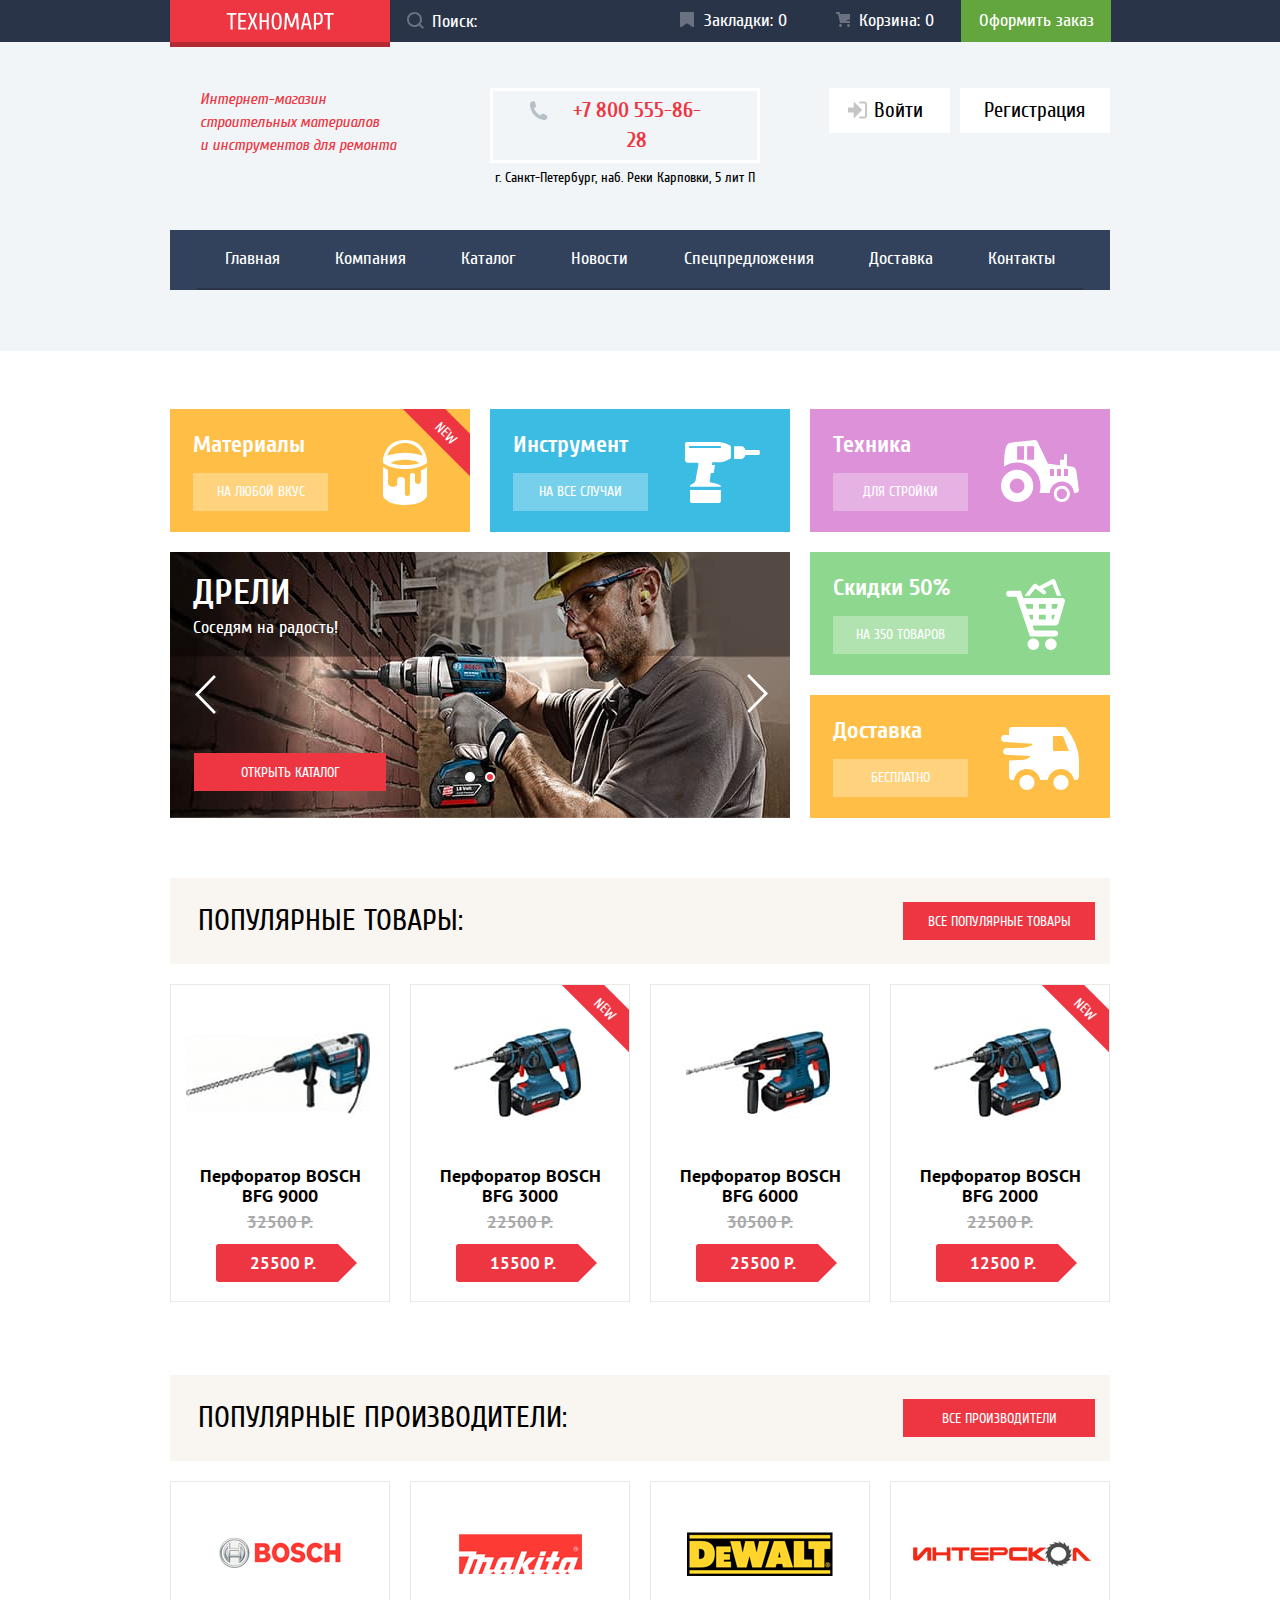
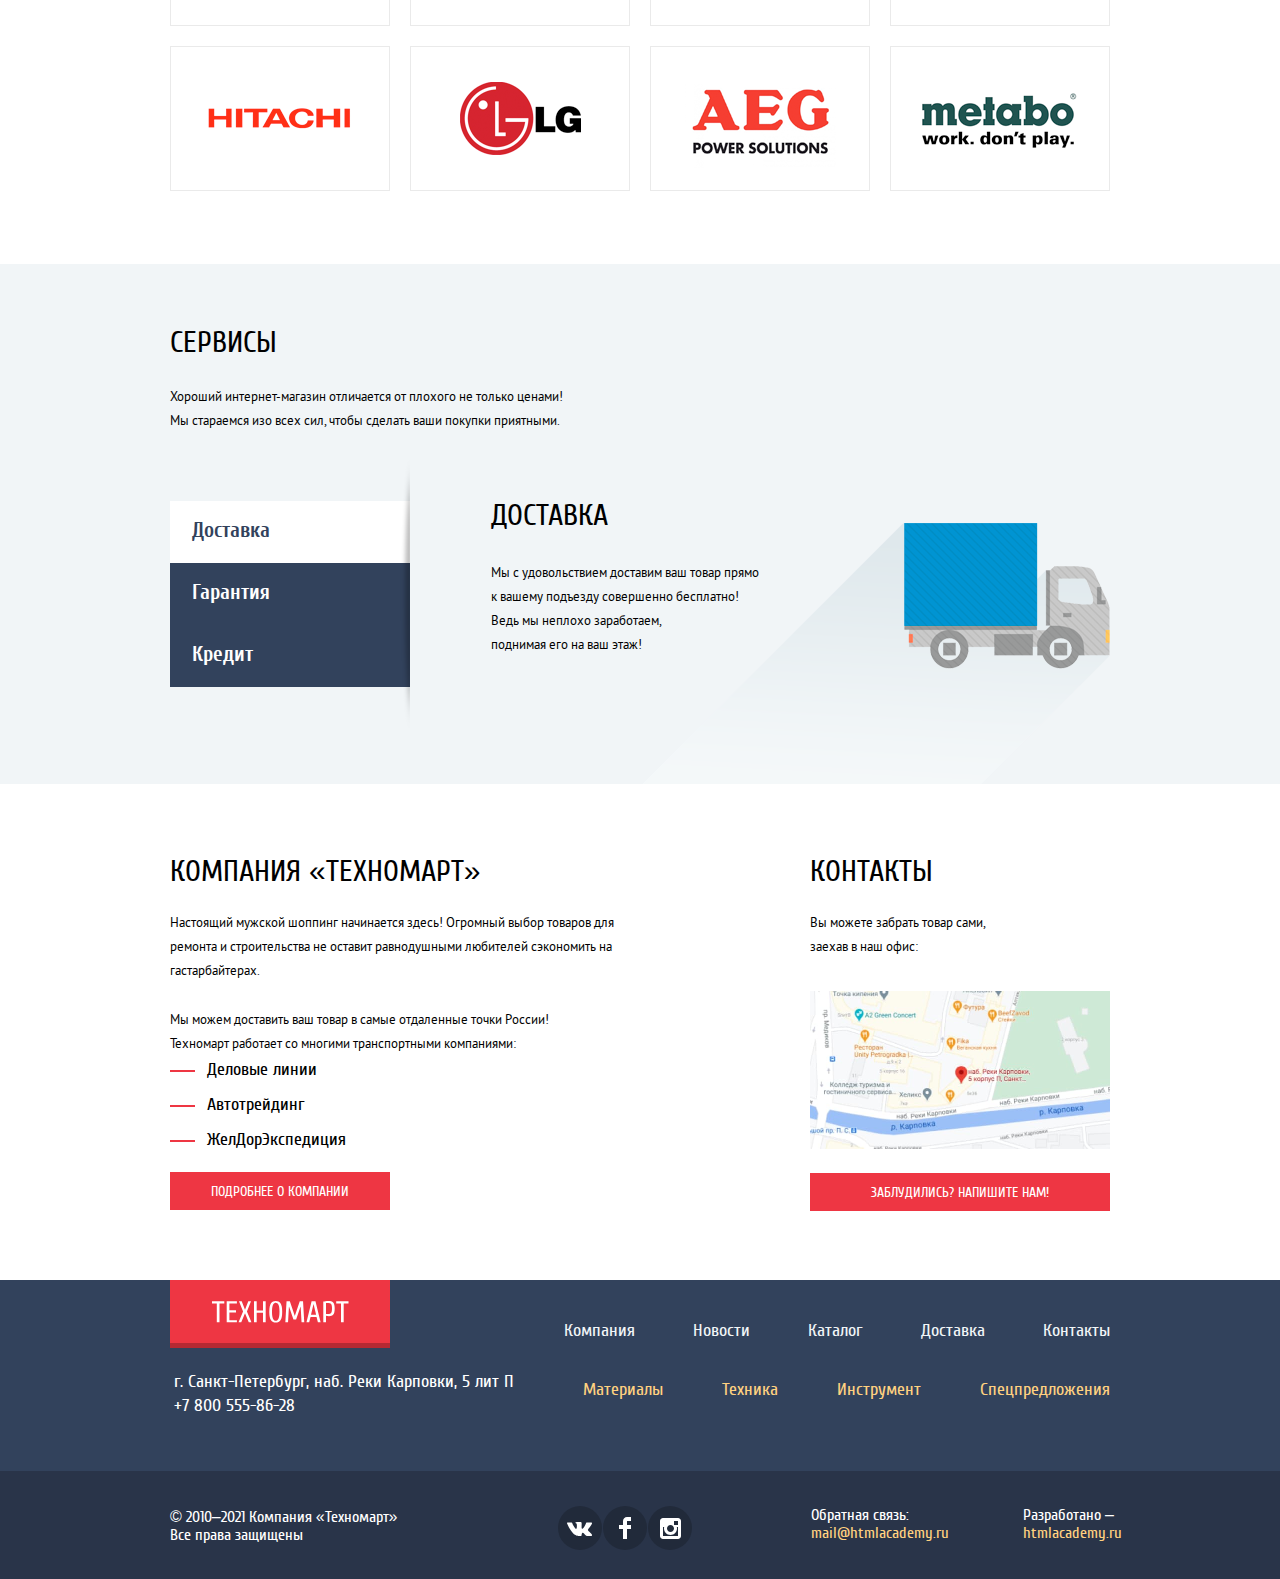
<file: index.html>
<!DOCTYPE html>
<html lang="ru">

<head>
    <meta charset="utf-8">
    <title>HTML Academy: Техномарт</title>

    <link rel="icon" href="favicon.ico">
    <link rel="icon" href="img/favicon/icon.svg" type="image/svg+xml">
    <link rel="apple-touch-icon" href="img/favicon/180.png">
    <link rel="manifest" href="manifest.webmanifest">

    <link href="css/normalize.min.css" rel="stylesheet">
    <link href="css/style.min.css" rel="stylesheet">
</head>

<body class="page">
    <header class="page__header page__header_main header">
        <section class="header__quick-access quick-access">
            <div class="quick-access__container center-container">
                <h2 class="quick-access__header visually-hidden">Быстрый доступ</h2>
                <a class="quick-access__logo">
                    <svg role="img" aria-label="Логотип Техномарт" width="220" height="47" fill="none" xmlns="http://www.w3.org/2000/svg">
                        <g filter="url(#filter0_i)">
                            <path fill="#EE3643" d="M0 0h220v47H0z" />
                        </g>
                        <path fill-rule="evenodd" clip-rule="evenodd"
                            d="M159.85 14.66v14.79h-2.12v-14.8h-3.75v-1.63h9.62v1.64h-3.75zm-8.14 8.7c-.37.46-.83.79-1.38.98-.56.2-1.22.3-1.99.3a11.98 11.98 0 01-2.34-.24v5.05h-2.12v-16.2c.6-.17 1.2-.3 1.8-.36.6-.07 1.25-.11 1.96-.11.94 0 1.74.1 2.4.3.65.19 1.18.51 1.59.97.4.45.7 1.05.9 1.8.18.76.27 1.69.27 2.8 0 1.14-.09 2.1-.27 2.86a4.62 4.62 0 01-.82 1.85zm-1.2-6.82a3.3 3.3 0 00-.55-1.34 2 2 0 00-.95-.7 4.2 4.2 0 00-1.37-.2H146V23h1.64c.53 0 .99-.07 1.37-.2.39-.14.7-.37.95-.7.25-.33.44-.77.55-1.34.12-.56.18-1.27.18-2.11 0-.85-.06-1.55-.18-2.11zm-11.91 8.68h-4.7l-1.05 4.23h-2.12l4-16.43h3.05l3.99 16.43h-2.11l-1.06-4.23zm-2.3-9.86h-.1l-1.94 8.22h3.99l-1.95-8.22zm-10.14 1.88h-.12l-3.4 10.1h-2.12l-3.4-10.1H117l-.7 12.21h-2.12l.94-16.43h2.58l3.83 11.26h.1l3.82-11.27h2.58l.94 16.44h-2.1l-.71-12.2zm-15.78 10.68c-.44.65-.97 1.1-1.59 1.37-.61.26-1.32.4-2.12.4s-1.5-.14-2.13-.4a3.69 3.69 0 01-1.58-1.37 7.2 7.2 0 01-1-2.6 20.54 20.54 0 01-.34-4.09c0-1.64.11-3 .34-4.1a7.2 7.2 0 011-2.59c.44-.64.97-1.1 1.58-1.36.62-.27 1.33-.4 2.13-.4.8 0 1.5.13 2.12.4.62.27 1.15.72 1.59 1.36.44.64.77 1.5 1 2.6.22 1.08.34 2.45.34 4.1 0 1.64-.12 3-.34 4.09a7.22 7.22 0 01-1 2.6zm-1.02-10.16a8.2 8.2 0 00-.65-2.16c-.26-.53-.58-.9-.94-1.1-.36-.2-.72-.31-1.1-.31-.38 0-.74.1-1.1.3-.36.2-.68.58-.94 1.1a8.19 8.19 0 00-.65 2.17c-.16.9-.25 2.06-.25 3.47 0 1.41.09 2.57.25 3.48.16.9.38 1.63.65 2.16.26.53.58.9.94 1.1.36.2.72.3 1.1.3.38 0 .74-.1 1.1-.3.36-.2.68-.57.94-1.1a8.2 8.2 0 00.65-2.16c.16-.91.24-2.07.24-3.48 0-1.4-.08-2.56-.24-3.47zm-12.67 4.18h-4.93v7.51h-2.11V13.02h2.11v7.27h4.93v-7.27h2.11v16.43h-2.1v-7.51zm-11.15 7.51l-2.94-7.04-2.93 7.04h-2.11L81.08 21l-3.17-7.98h2.11l2.58 6.57 2.59-6.57h2.11L84.13 21l3.52 8.45h-2.11zM68.28 13.02h7.99v1.64H70.4v5.4h5.16v1.64H70.4v6.1h5.87v1.65h-7.99V13.02zm-5.63 16.43h-2.11v-14.8h-3.76v-1.63h9.62v1.64h-3.75v14.79z"
                            fill="#fff" />
                        <defs>
                            <filter id="filter0_i" x="0" y="0" width="220" height="47" filterUnits="userSpaceOnUse"
                                color-interpolation-filters="sRGB">
                                <feFlood flood-opacity="0" result="BackgroundImageFix" />
                                <feBlend in="SourceGraphic" in2="BackgroundImageFix" result="shape" />
                                <feColorMatrix in="SourceAlpha" values="0 0 0 0 0 0 0 0 0 0 0 0 0 0 0 0 0 0 127 0"
                                    result="hardAlpha" />
                                <feOffset dy="-5" />
                                <feComposite in2="hardAlpha" operator="arithmetic" k2="-1" k3="1" />
                                <feColorMatrix values="0 0 0 0 0 0 0 0 0 0 0 0 0 0 0 0 0 0 0.24 0" />
                                <feBlend in2="shape" result="effect1_innerShadow" />
                            </filter>
                        </defs>
                    </svg>
                </a>
                <form class="quick-access__form" action="#" method="get">
                    <div class="quick-access__search search">
                        <label for="quick-search" aria-label="Быстрый поиск"></label>
                        <input id="quick-search" name="quick-search" class="search__input" type="text"
                            placeholder="Поиск:">
                        <svg aria-hidden="true" class="search__icon" width="17" height="17" viewBox="0 0 17 17"
                            xmlns="http://www.w3.org/2000/svg">
                            <path fill-rule="evenodd" clip-rule="evenodd"
                                d="M13.458 12.044L17 15.586L15.586 17L12.044 13.458C10.782 14.421 9.21 15 7.5 15C3.35786 15 0 11.6421 0 7.5C0 3.35786 3.35786 0 7.5 0C11.6421 0 15 3.35786 15 7.5C15.0001 9.14309 14.4581 10.7403 13.458 12.044ZM7.5 2C4.467 2 2 4.467 2 7.5C2.00331 10.5362 4.4638 12.9967 7.5 13C10.532 13 13 10.532 13 7.5C13 4.467 10.532 2 7.5 2Z"
                                fill="white" />
                        </svg>
                    </div>
                </form>
                <ul class="quick-access__items">
                    <li class="quick-access__item bookmarks">
                        <a class="quick-access__link quick-access__link_bookmark" href="blank.html">
                            Закладки: 0
                        </a>
                    </li>
                    <li class="quick-access__item cart">
                        <a class="quick-access__link quick-access__link_cart" href="blank.html">
                            Корзина: 0
                        </a>
                    </li>
                </ul>
                <a class="quick-access__submit" href="blank.html">Оформить заказ</a>
            </div>
        </section>

        <section class="header__header-info header-info">
            <div class="header-info__container center-container">
                <h2 class="header-info__header visually-hidden">Шапка</h2>
                <p class="header-info__text">
                    Интернет-магазин строительных материалов<br>
                    и инструментов для ремонта
                </p>
                <p class="header-info__header-contacts header-contacts">
                    <a class="header-contacts__phone" href="tel:+78005558628">
                        +7 800 555-86-28
                    </a>
                    <span class="header-contacts__address">
                        г. Санкт-Петербург, наб. Реки Карповки, 5 лит П
                    </span>
                </p>
                <p class="header-info__header-buttons header-buttons">
                    <a class="header-buttons__button header-buttons__button_signin signin" href="blank.html">
                        <svg aria-hidden="true" class="signin__icon" width="20" height="18" viewBox="0 0 20 18" fill="none"
                            xmlns="http://www.w3.org/2000/svg">
                            <path class="signin__path" d="M14.1667 9L5.71429 0.5V6.5H0V11.5H5.71429V17.5L14.1667 9Z" />
                            <path class="signin__path"
                                d="M16.1771 15.51H11.3895V17.5H16.1771C18.2514 17.5 19.0381 15.69 19.0619 14.474V3.528C19.0381 2.311 18.2514 0.5 16.1771 0.5H11.3895V2.49H16.1771C16.9762 2.49 17.1219 3.171 17.1391 3.547V14.451C17.1229 14.827 16.9762 15.51 16.1771 15.51Z" />
                        </svg>
                        Войти
                    </a>
                    <a class="header-buttons__button header-buttons__button_signup signup"
                        href="blank.html">Регистрация</a>
                </p>
            </div>
        </section>

        <nav class="header__header-nav header-nav center-container">
            <ul class="header-nav__list">
                <li class="header-nav__list-item">
                    <a class="header-nav__list-link" href="#">Главная</a>
                </li>
                <li class="header-nav__list-item">
                    <a class="header-nav__list-link" href="blank.html">Компания</a>
                </li>
                <li class="header-nav__list-item">
                    <a class="header-nav__list-link" href="catalog.html">Каталог</a>
                </li>
                <li class="header-nav__list-item">
                    <a class="header-nav__list-link" href="blank.html">Новости</a>
                </li>
                <li class="header-nav__list-item">
                    <a class="header-nav__list-link" href="blank.html">Спецпредложения</a>
                </li>
                <li class="header-nav__list-item">
                    <a class="header-nav__list-link" href="blank.html">Доставка</a>
                </li>
                <li class="header-nav__list-item">
                    <a class="header-nav__list-link" href="blank.html">Контакты</a>
                </li>
            </ul>
        </nav>
    </header>

    <main class="page__main page-main">
        <h1 class="visually-hidden">Интернет-магазин Техномарт</h1>

        <section class="page-main__features features center-container">
            <h2 class="features__header visually-hidden">Преимущества</h2>
            <ul class="features__list">
                <li class="features__list-item feature feature_materials new">
                    <h3 class="feature__header">Материалы</h3>
                    <a class="feature__link" href="blank.html">
                        на любой вкус
                    </a>
                </li>
                <li class="features__list-item feature feature_instrument">
                    <h3 class="feature__header">Инструмент</h3>
                    <a class="feature__link" href="blank.html">
                        на все случаи
                    </a>
                </li>
                <li class="features__list-item feature feature_technic">
                    <h3 class="feature__header">Техника</h3>
                    <a class="feature__link" href="blank.html">
                        для стройки
                    </a>
                </li>
                <li class="features__list-item feature feature_discounts">
                    <h3 class="feature__header">Скидки 50%</h3>
                    <a class="feature__link" href="blank.html">
                        на 350 товаров
                    </a>
                </li>
                <li class="features__list-item feature feature_delivery">
                    <h3 class="feature__header">Доставка</h3>
                    <a class="feature__link" href="blank.html">
                        Бесплатно
                    </a>
                </li>
                <li class="features__slider slider">
                    <figure class="slider__container slide slide_perforators">
                        <figcaption class="slide__caption">
                            <span class="slide__header">Перфораторы</span>
                            <span class="slide__text">Настоящие мужские игрушки</span>
                        </figcaption>
                        <img class="slide__image" src="img/slides/perforators.jpg" width="620" height="266"
                            alt="Перфораторы">
                    </figure>
                    <figure class="slider__container slide slide_drills slide_current">
                        <figcaption class="slide__caption">
                            <span class="slide__header">Дрели</span>
                            <span class="slide__text">Соседям на радость!</span>
                        </figcaption>
                        <img class="slide__image" src="img/slides/drills.jpg" width="620" height="266" alt="Дрели">
                    </figure>
                    <a class="slider__link button-link" href="catalog.html">Открыть каталог</a>
                    <button class="slider__button slider__button_prev" type="button" aria-label="Назад"></button>
                    <button class="slider__button slider__button_next" type="button" aria-label="Вперёд"></button>
                    <div class="slider__controls">
                        <button class="slider__control" type="button" aria-label="Первый слайд"></button>
                        <button class="slider__control slider__control_current" type="button"
                            aria-label="Второй слайд"></button>
                    </div>
                </li>
            </ul>
        </section>

        <section class="page-main__favorites favorites center-container">
            <div class="favorites__top section-header-container">
                <h2 class="favorites__header section-header">Популярные товары:</h2>
                <a class="favorites__link button-link" href="blank.html">все популярные товары</a>
            </div>
            <ul class="favorites__list product-list product-list_grid4">
                <li class="product-list__product product" tabindex="0">
                    <h3 class="product__header">
                        <a class="product__link" href="blank.html">
                            Перфоратор BOSCH BFG 9000
                        </a>
                    </h3>
                    <p class="product__content product__content_image">
                        <img class="product__image" src="img/bosch-bfg/9000.jpg" width="184" height="164"
                            alt="Перфоратор с длинным буром">
                    </p>
                    <p class="product__content product__content_buttons">
                        <button class="product__button product__button_buy" type="button">Купить</button>
                        <button class="product__button" type="button">В закладки</button>
                    </p>
                    <p class="product__prices">
                        <s class="product__price product__price_old">32500 Р.</s>
                        <span class="product__price product__price_actual">25500 Р.</span>
                    </p>
                </li>
                <li class="product-list__product product new" tabindex="0">
                    <h3 class="product__header">
                        <a class="product__link" href="blank.html">
                            Перфоратор BOSCH BFG 3000
                        </a>
                    </h3>
                    <p class="product__content product__content_image">
                        <img class="product__image" src="img/bosch-bfg/3000.jpg" width="127" height="112"
                            alt="Мощная аккамуляторная дрель">
                    </p>
                    <p class="product__content product__content_buttons">
                        <button class="product__button product__button_buy" type="button">Купить</button>
                        <button class="product__button" type="button">В закладки</button>
                    </p>
                    <p class="product__prices">
                        <s class="product__price product__price_old">22500 Р.</s>
                        <span class="product__price product__price_actual">15500 Р.</span>
                    </p>
                </li>
                <li class="product-list__product product" tabindex="0">
                    <h3 class="product__header">
                        <a class="product__link" href="blank.html">
                            Перфоратор BOSCH BFG 6000
                        </a>
                    </h3>
                    <p class="product__content product__content_image">
                        <img class="product__image" src="img/bosch-bfg/6000.jpg" width="144" height="128"
                            alt="Аккамуляторная ударная дрель">
                    </p>
                    <p class="product__content product__content_buttons">
                        <button class="product__button product__button_buy" type="button">Купить</button>
                        <button class="product__button" type="button">В закладки</button>
                    </p>
                    <p class="product__prices">
                        <s class="product__price product__price_old">30500 Р.</s>
                        <span class="product__price product__price_actual">25500 Р.</span>
                    </p>
                </li>
                <li class="product-list__product product new" tabindex="0">
                    <h3 class="product__header">
                        <a class="product__link" href="blank.html">
                            Перфоратор BOSCH BFG 2000
                        </a>
                    </h3>
                    <p class="product__content product__content_image">
                        <img class="product__image" src="img/bosch-bfg/2000.jpg" width="127" height="112"
                            alt="Аккамуляторная дрель">
                    </p>
                    <p class="product__content product__content_buttons">
                        <button class="product__button product__button_buy" type="button">Купить</button>
                        <button class="product__button" type="button">В закладки</button>
                    </p>
                    <p class="product__prices">
                        <s class="product__price product__price_old">22500 Р.</s>
                        <span class="product__price product__price_actual">12500 Р.</span>
                    </p>
                </li>
            </ul>
        </section>

        <section class="page-main__manufacturers manufacturers center-container">
            <div class="manufacturers__top section-header-container">
                <h2 class="manufacturers__header section-header">Популярные производители:</h2>
                <a class="manufacturers__link button-link" href="blank.html">все производители</a>
            </div>
            <ul class="manufacturers__list">
                <li class="manufacturers__list-item manufacturer">
                    <a class="manufacturer__link" href="blank.html">
                        <img class="manufacturer__image" src="img/manufacturer/bosch.png" width="126" height="37"
                            alt="bosch">
                    </a>
                </li>
                <li class="manufacturers__list-item manufacturer">
                    <a class="manufacturer__link" href="blank.html">
                        <img class="manufacturer__image" src="img/manufacturer/makita.png" width="123" height="40"
                            alt="Makita">
                    </a>
                </li>
                <li class="manufacturers__list-item manufacturer">
                    <a class="manufacturer__link" href="blank.html">
                        <img class="manufacturer__image" src="img/manufacturer/dewalt.png" width="146" height="44"
                            alt="DeWalt">
                    </a>
                </li>
                <li class="manufacturers__list-item manufacturer">
                    <a class="manufacturer__link" href="blank.html">
                        <img class="manufacturer__image" src="img/manufacturer/interskol2.png" width="200" height="76"
                            alt="Интерскол">
                    </a>
                </li>
                <li class="manufacturers__list-item manufacturer">
                    <a class="manufacturer__link" href="blank.html">
                        <img class="manufacturer__image" src="img/manufacturer/hitachi.png" width="169" height="31"
                            alt="Hitachi">
                    </a>
                </li>
                <li class="manufacturers__list-item manufacturer">
                    <a class="manufacturer__link" href="blank.html">
                        <img class="manufacturer__image" src="img/manufacturer/lg.png" width="121" height="73" alt="LG">
                    </a>
                </li>
                <li class="manufacturers__list-item manufacturer">
                    <a class="manufacturer__link" href="blank.html">
                        <img class="manufacturer__image" src="img/manufacturer/aeg.png" width="151" height="98"
                            alt="AEG">
                    </a>
                </li>
                <li class="manufacturers__list-item manufacturer">
                    <a class="manufacturer__link" href="blank.html">
                        <img class="manufacturer__image" src="img/manufacturer/metabo.png" width="206" height="73"
                            alt="Metabo">
                    </a>
                </li>
            </ul>
        </section>

        <section class="page-main__services services">
            <div class="center-container">
                <div class="services__top">
                    <h2 class="services__header section-header">Сервисы</h2>
                    <p class="services__text section-text">
                        Хороший интернет-магазин отличается от плохого не только ценами!<br>
                        Мы стараемся изо всех сил, чтобы сделать ваши покупки приятными.
                    </p>
                </div>
                <div class="services__tabs services-tabs">
                    <ul class="services-tabs__list services-tabs-list">
                        <li class="services-tabs-list__item services-tabs-list__item_current"><a
                                class="services-tabs-list__link" href="#">Доставка</a></li>
                        <li class="services-tabs-list__item"><a class="services-tabs-list__link" href="#">Гарантия</a>
                        </li>
                        <li class="services-tabs-list__item"><a class="services-tabs-list__link" href="#">Кредит</a>
                        </li>
                    </ul>
                    <div
                        class="services-tabs__content services-tabs-content services-tabs-content_delivery services-tabs-content_current">
                        <h3 class="services-tabs-content__header section-header">Доставка</h3>
                        <p class="services-tabs-content__text section-text">
                            Мы с удовольствием доставим ваш товар прямо к вашему подъезду совершенно бесплатно! Ведь мы
                            неплохо заработаем,<br>
                            поднимая его на ваш этаж!
                        </p>
                    </div>
                    <div class="services-tabs__content services-tabs-content services-tabs-content_guarantee">
                        <h3 class="services-tabs-content__header section-header">Гарантия</h3>
                        <p class="services-tabs-content__text section-text">
                            Если купленный у нас товар поломается или заискрит,
                            а также в случае пожара, спровоцированного его
                            возгоранием, вы всегда можете быть уверены в нашей
                            гарантии. Мы обменяем сгоревший товар на новый.
                            Дом уж восстановите как-нибудь сами.
                        </p>
                    </div>
                    <div class="services-tabs__content services-tabs-content services-tabs-content_credit">
                        <h3 class="services-tabs-content__header section-header">Кредит</h3>
                        <p class="services-tabs-content__text section-text">
                            Залезть в долговую яму стало проще!
                            Кредитные консультанты придут вам на помощь.
                        </p>
                        <a class="services-tabs-content__link button-link" href="blank.html">Отправить заявку</a>
                    </div>
                </div>
            </div>
        </section>

        <div class="page-main__about-contacts about-contacts center-container">
            <section class="about">
                <h2 class="about__header section-header">Компания «Техномарт»</h2>
                <p class="about__text about__text_first section-text">
                    Настоящий мужской шоппинг начинается здесь! Огромный выбор товаров для ремонта и
                    строительства не оставит равнодушными любителей сэкономить на гастарбайтерах.
                </p>
                <p class="about__text about__text_second section-text">
                    Мы можем доставить ваш товар в самые отдаленные точки России!<br>
                    Техномарт работает со многими транспортными компаниями:
                </p>
                <ul class="about__list">
                    <li class="about__list-item">Деловые линии</li>
                    <li class="about__list-item">Автотрейдинг</li>
                    <li class="about__list-item">ЖелДорЭкспедиция</li>
                </ul>
                <a class="about__link button-link" href="blank.html">Подробнее о компании</a>
            </section>

            <section class="contacts">
                <h2 class="contacts__header section-header">Контакты</h2>
                <p class="contacts__text section-text">
                    Вы можете забрать товар сами,<br>
                    заехав в наш офис:
                </p>
                <a class="contacts__link" href="https://goo.gl/maps/wt3sxzD4uKQzdiLf7" target="_blank">
                    <img class="contacts__image" src="img/map.jpg" width="300" height="158" alt="Снимок карты">
                </a>
                <button class="contacts__button button-link">Заблудились? Напишите нам!</button>
            </section>
        </div>
    </main>

    <footer class="page__footer footer">
        <div class="footer__top">
            <div class="footer__container center-container">
                <div class="footer__container-first">
                    <a class="footer__logo-link">
                        <img class="footer__logo-image" src="img/logo/thick.svg" width="220" height="68"
                            alt="Логотип Техномарт">
                    </a>

                    <p class="footer__address">
                        г. Санкт-Петербург, наб. Реки Карповки, 5 лит П
                        <a class="footer__phone" href="tel:+78005558628">
                            +7 800 555-86-28
                        </a>
                    </p>
                </div>

                <div class="footer__container-second">
                    <ul class="footer__links footer__links_first footer-links footer-links_first">
                        <li class="footer-links__list-item"><a class="footer-links__link" href="blank.html">Компания</a>
                        </li>
                        <li class="footer-links__list-item"><a class="footer-links__link" href="blank.html">Новости</a>
                        </li>
                        <li class="footer-links__list-item"><a class="footer-links__link"
                                href="catalog.html">Каталог</a>
                        </li>
                        <li class="footer-links__list-item"><a class="footer-links__link" href="blank.html">Доставка</a>
                        </li>
                        <li class="footer-links__list-item"><a class="footer-links__link" href="blank.html">Контакты</a>
                        </li>
                    </ul>

                    <ul class="footer__links footer__links_second footer-links footer-links_second">
                        <li class="footer-links__list-item"><a class="footer-links__link footer-links__link_second"
                                href="blank.html">Материалы</a>
                        </li>
                        <li class="footer-links__list-item"><a class="footer-links__link footer-links__link_second"
                                href="blank.html">Техника</a></li>
                        <li class="footer-links__list-item"><a class="footer-links__link footer-links__link_second"
                                href="blank.html">Инструмент</a>
                        </li>
                        <li class="footer-links__list-item"><a class="footer-links__link footer-links__link_second"
                                href="blank.html">Спецпредложения</a></li>
                    </ul>
                </div>
            </div>
        </div>

        <div class="footer__bottom">
            <div class="center-container footer__container-third">
                <p class="footer__copyright copyright">
                    © 2010–2021 Компания «Техномарт»
                    Все права защищены
                </p>

                <ul class="footer__social social">
                    <li class="social__item"><a class="social__link social__link_vk" href="#"
                            aria-label="Вконтакте"></a></li>
                    <li class="social__item"><a class="social__link social__link_fb" href="#" aria-label="Фейсбук"></a>
                    </li>
                    <li class="social__item"><a class="social__link social__link_inst" href="#"
                            aria-label="Инстаграм"></a></li>
                </ul>
                <ul class="footer__additionals additionals">
                    <li class="additionals__item additionals__item_feedback">
                        Обратная связь:
                        <a class="additionals__link" href="mailto:mail@htmlacademy.ru">mail@htmlacademy.ru</a>
                    </li>
                    <li class="additionals__item additionals__item_develop">
                        Разработано &ndash;
                        <a class="additionals__link" href="https://htmlacademy.ru/intensive/htmlcss">htmlacademy.ru</a>
                    </li>
                </ul>
            </div>
        </div>
    </footer>

    <section class="feedback modal">
        <h2 class="feedback__header visually-hidden">Форма обратной связи</h2>
        <button class="modal__close" type="button" aria-label="Закрыть"></button>
        <form class="feedback__form feedback-form" action="#" method="post">
            <div class="feedback-form__top">
                <p class="feedback-form__name">
                    <label class="feedback-form__label" for="feedback-name">Ваше имя:</label>
                    <input class="feedback-form__input feedback-form__input_name" id="feedback-name" type="text"
                        name="name" placeholder="Имя Фамилия">
                </p>
                <p class="feedback-form__email">
                    <label class="feedback-form__label" for="feedback-email">Ваш e-mail:</label>
                    <input class="feedback-form__input feedback-form__input_email" id="feedback-email" type="email"
                        name="email" placeholder="email@exchange.com">
                </p>
                <p class="feedback-form__text">
                    <label class="feedback-form__label" for="feedback-text">Текст письма:</label>
                    <textarea class="feedback-form__input feedback-form__input_text" id="feedback-text" name="text"
                        placeholder="В свободной форме"></textarea>
                </p>
            </div>
            <div class="feedback-form__bottom">
                <button class="feedback-form__submit button-link" type="submit">Отправить</button>
            </div>
        </form>
    </section>

    <section class="map modal">
        <h2 class="map__header visually-hidden">Карта</h2>
        <button class="modal__close" type="button" aria-label="Закрыть"></button>
        <img class="map__image" width="942" height="443" src="img/map-large.jpg" alt="Карта с расположением магазина">
        <iframe class="map__iframe"
            src="https://www.google.com/maps/embed?pb=!1m14!1m8!1m3!1d7987.272102094383!2d30.317381!3d59.968342!3m2!1i1024!2i768!4f13.1!3m3!1m2!1s0x0%3A0xe703c377f3424272!2sStudio%20212!5e0!3m2!1sen!2sru!4v1625767882796!5m2!1sen!2sru"
            width="942" height="443" style="border:0;" allowfullscreen="" loading="lazy"></iframe>
    </section>

    <section class="add-to-cart modal">
        <h2 class="add-to-cart__header visually-hidden">Успешное добавление в корзину</h2>
        <button class="modal__close" type="button" aria-label="Закрыть"></button>
        <div class="add-to-cart__top">
            <p class="add-to-cart__text">
                Товар добавлен в корзину!
            </p>
        </div>
        <div class="add-to-cart__bottom">
            <a class="add-to-cart__button add-to-cart__button_purchase button-link" href="blank.html">Оформить
                заказ</a>
            <button class="add-to-cart__button add-to-cart__button_continue button-link" type="button">Продолжить
                покупки</button>
        </div>
    </section>

    <script src="js/script.min.js"></script>
</body>

</html>
</file>
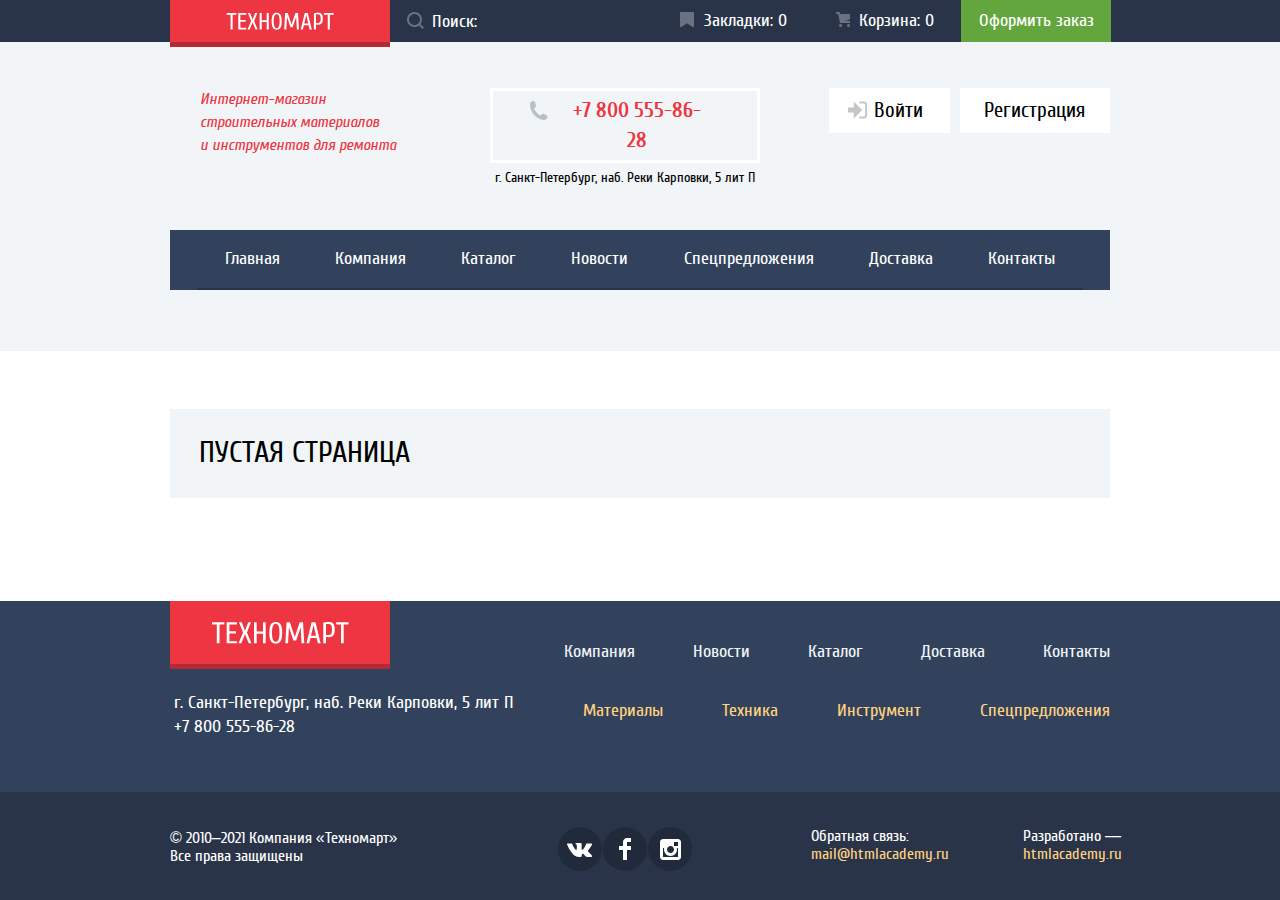
<file: blank.html>
<!DOCTYPE html>
<html lang="ru">

<head>
    <meta charset="utf-8">
    <title>HTML Academy: Техномарт</title>

    <link rel="icon" href="favicon.ico">
    <link rel="icon" href="img/favicon/icon.svg" type="image/svg+xml">
    <link rel="apple-touch-icon" href="img/favicon/180.png">
    <link rel="manifest" href="manifest.webmanifest">

    <link href="css/normalize.min.css" rel="stylesheet">
    <link href="css/style.min.css" rel="stylesheet">
</head>

<body class="page">
    <header class="page__header page__header_main header">
        <section class="header__quick-access quick-access">
            <div class="quick-access__container center-container">
                <h2 class="quick-access__header visually-hidden">Быстрый доступ</h2>
                <a class="quick-access__logo" href="index.html">
                    <svg role="img" aria-label="Логотип Техномарт" width="220" height="47" fill="none" xmlns="http://www.w3.org/2000/svg">
                        <g filter="url(#filter0_i)">
                            <path fill="#EE3643" d="M0 0h220v47H0z" />
                        </g>
                        <path fill-rule="evenodd" clip-rule="evenodd"
                            d="M159.85 14.66v14.79h-2.12v-14.8h-3.75v-1.63h9.62v1.64h-3.75zm-8.14 8.7c-.37.46-.83.79-1.38.98-.56.2-1.22.3-1.99.3a11.98 11.98 0 01-2.34-.24v5.05h-2.12v-16.2c.6-.17 1.2-.3 1.8-.36.6-.07 1.25-.11 1.96-.11.94 0 1.74.1 2.4.3.65.19 1.18.51 1.59.97.4.45.7 1.05.9 1.8.18.76.27 1.69.27 2.8 0 1.14-.09 2.1-.27 2.86a4.62 4.62 0 01-.82 1.85zm-1.2-6.82a3.3 3.3 0 00-.55-1.34 2 2 0 00-.95-.7 4.2 4.2 0 00-1.37-.2H146V23h1.64c.53 0 .99-.07 1.37-.2.39-.14.7-.37.95-.7.25-.33.44-.77.55-1.34.12-.56.18-1.27.18-2.11 0-.85-.06-1.55-.18-2.11zm-11.91 8.68h-4.7l-1.05 4.23h-2.12l4-16.43h3.05l3.99 16.43h-2.11l-1.06-4.23zm-2.3-9.86h-.1l-1.94 8.22h3.99l-1.95-8.22zm-10.14 1.88h-.12l-3.4 10.1h-2.12l-3.4-10.1H117l-.7 12.21h-2.12l.94-16.43h2.58l3.83 11.26h.1l3.82-11.27h2.58l.94 16.44h-2.1l-.71-12.2zm-15.78 10.68c-.44.65-.97 1.1-1.59 1.37-.61.26-1.32.4-2.12.4s-1.5-.14-2.13-.4a3.69 3.69 0 01-1.58-1.37 7.2 7.2 0 01-1-2.6 20.54 20.54 0 01-.34-4.09c0-1.64.11-3 .34-4.1a7.2 7.2 0 011-2.59c.44-.64.97-1.1 1.58-1.36.62-.27 1.33-.4 2.13-.4.8 0 1.5.13 2.12.4.62.27 1.15.72 1.59 1.36.44.64.77 1.5 1 2.6.22 1.08.34 2.45.34 4.1 0 1.64-.12 3-.34 4.09a7.22 7.22 0 01-1 2.6zm-1.02-10.16a8.2 8.2 0 00-.65-2.16c-.26-.53-.58-.9-.94-1.1-.36-.2-.72-.31-1.1-.31-.38 0-.74.1-1.1.3-.36.2-.68.58-.94 1.1a8.19 8.19 0 00-.65 2.17c-.16.9-.25 2.06-.25 3.47 0 1.41.09 2.57.25 3.48.16.9.38 1.63.65 2.16.26.53.58.9.94 1.1.36.2.72.3 1.1.3.38 0 .74-.1 1.1-.3.36-.2.68-.57.94-1.1a8.2 8.2 0 00.65-2.16c.16-.91.24-2.07.24-3.48 0-1.4-.08-2.56-.24-3.47zm-12.67 4.18h-4.93v7.51h-2.11V13.02h2.11v7.27h4.93v-7.27h2.11v16.43h-2.1v-7.51zm-11.15 7.51l-2.94-7.04-2.93 7.04h-2.11L81.08 21l-3.17-7.98h2.11l2.58 6.57 2.59-6.57h2.11L84.13 21l3.52 8.45h-2.11zM68.28 13.02h7.99v1.64H70.4v5.4h5.16v1.64H70.4v6.1h5.87v1.65h-7.99V13.02zm-5.63 16.43h-2.11v-14.8h-3.76v-1.63h9.62v1.64h-3.75v14.79z"
                            fill="#fff" />
                        <defs>
                            <filter id="filter0_i" x="0" y="0" width="220" height="47" filterUnits="userSpaceOnUse"
                                color-interpolation-filters="sRGB">
                                <feFlood flood-opacity="0" result="BackgroundImageFix" />
                                <feBlend in="SourceGraphic" in2="BackgroundImageFix" result="shape" />
                                <feColorMatrix in="SourceAlpha" values="0 0 0 0 0 0 0 0 0 0 0 0 0 0 0 0 0 0 127 0"
                                    result="hardAlpha" />
                                <feOffset dy="-5" />
                                <feComposite in2="hardAlpha" operator="arithmetic" k2="-1" k3="1" />
                                <feColorMatrix values="0 0 0 0 0 0 0 0 0 0 0 0 0 0 0 0 0 0 0.24 0" />
                                <feBlend in2="shape" result="effect1_innerShadow" />
                            </filter>
                        </defs>
                    </svg>
                </a>
                <form class="quick-access__form" action="#" method="get">
                    <div class="quick-access__search search">
                        <label for="quick-search" aria-label="Быстрый поиск"></label>
                        <input id="quick-search" name="quick-search" class="search__input" type="text"
                            placeholder="Поиск:">
                        <svg aria-hidden="true" class="search__icon" width="17" height="17" viewBox="0 0 17 17"
                            xmlns="http://www.w3.org/2000/svg">
                            <path fill-rule="evenodd" clip-rule="evenodd"
                                d="M13.458 12.044L17 15.586L15.586 17L12.044 13.458C10.782 14.421 9.21 15 7.5 15C3.35786 15 0 11.6421 0 7.5C0 3.35786 3.35786 0 7.5 0C11.6421 0 15 3.35786 15 7.5C15.0001 9.14309 14.4581 10.7403 13.458 12.044ZM7.5 2C4.467 2 2 4.467 2 7.5C2.00331 10.5362 4.4638 12.9967 7.5 13C10.532 13 13 10.532 13 7.5C13 4.467 10.532 2 7.5 2Z"
                                fill="white" />
                        </svg>
                    </div>
                </form>
                <ul class="quick-access__items">
                    <li class="quick-access__item bookmarks">
                        <a class="quick-access__link quick-access__link_bookmark" href="blank.html">
                            Закладки: 0
                        </a>
                    </li>
                    <li class="quick-access__item cart">
                        <a class="quick-access__link quick-access__link_cart" href="blank.html">
                            Корзина: 0
                        </a>
                    </li>
                </ul>
                <a class="quick-access__submit" href="blank.html">Оформить заказ</a>
            </div>
        </section>

        <section class="header__header-info header-info">
            <div class="header-info__container center-container">
                <h2 class="header-info__header visually-hidden">Шапка</h2>
                <p class="header-info__text">
                    Интернет-магазин строительных материалов<br>
                    и инструментов для ремонта
                </p>
                <p class="header-info__header-contacts header-contacts">
                    <a class="header-contacts__phone" href="tel:+78005558628">
                        +7 800 555-86-28
                    </a>
                    <span class="header-contacts__address">
                        г. Санкт-Петербург, наб. Реки Карповки, 5 лит П
                    </span>
                </p>
                <p class="header-info__header-buttons header-buttons">
                    <a class="header-buttons__button header-buttons__button_signin signin" href="blank.html">
                        <svg aria-hidden="true" class="signin__icon" width="20" height="18" viewBox="0 0 20 18" fill="none"
                            xmlns="http://www.w3.org/2000/svg">
                            <path class="signin__path" d="M14.1667 9L5.71429 0.5V6.5H0V11.5H5.71429V17.5L14.1667 9Z" />
                            <path class="signin__path"
                                d="M16.1771 15.51H11.3895V17.5H16.1771C18.2514 17.5 19.0381 15.69 19.0619 14.474V3.528C19.0381 2.311 18.2514 0.5 16.1771 0.5H11.3895V2.49H16.1771C16.9762 2.49 17.1219 3.171 17.1391 3.547V14.451C17.1229 14.827 16.9762 15.51 16.1771 15.51Z" />
                        </svg>
                        Войти
                    </a>
                    <a class="header-buttons__button header-buttons__button_signup signup"
                        href="blank.html">Регистрация</a>
                </p>
            </div>
        </section>

        <nav class="header__header-nav header-nav center-container">
            <ul class="header-nav__list">
                <li class="header-nav__list-item">
                    <a class="header-nav__list-link" href="index.html">Главная</a>
                </li>
                <li class="header-nav__list-item">
                    <a class="header-nav__list-link" href="blank.html">Компания</a>
                </li>
                <li class="header-nav__list-item">
                    <a class="header-nav__list-link" href="catalog.html">Каталог</a>
                </li>
                <li class="header-nav__list-item">
                    <a class="header-nav__list-link" href="blank.html">Новости</a>
                </li>
                <li class="header-nav__list-item">
                    <a class="header-nav__list-link" href="blank.html">Спецпредложения</a>
                </li>
                <li class="header-nav__list-item">
                    <a class="header-nav__list-link" href="blank.html">Доставка</a>
                </li>
                <li class="header-nav__list-item">
                    <a class="header-nav__list-link" href="blank.html">Контакты</a>
                </li>
            </ul>
        </nav>
    </header>

    <main class="page__blank page-blank">
        <div class="page-blank__container center-container">
            <h1 class="page-blank__header section-header section-header-container section-header-container_secondary">
                Пустая страница</h1>
        </div>
    </main>

    <footer class="page__footer footer">
        <div class="footer__top">
            <div class="footer__container center-container">
                <div class="footer__container-first">
                    <a class="footer__logo-link" href="index.html">
                        <img class="footer__logo-image" src="img/logo/thick.svg" width="220" height="68"
                            alt="Логотип Техномарт">
                    </a>

                    <p class="footer__address">
                        г. Санкт-Петербург, наб. Реки Карповки, 5 лит П
                        <a class="footer__phone" href="tel:+78005558628">
                            +7 800 555-86-28
                        </a>
                    </p>
                </div>

                <div class="footer__container-second">
                    <ul class="footer__links footer__links_first footer-links footer-links_first">
                        <li class="footer-links__list-item"><a class="footer-links__link" href="blank.html">Компания</a>
                        </li>
                        <li class="footer-links__list-item"><a class="footer-links__link" href="blank.html">Новости</a>
                        </li>
                        <li class="footer-links__list-item"><a class="footer-links__link"
                                href="catalog.html">Каталог</a>
                        </li>
                        <li class="footer-links__list-item"><a class="footer-links__link" href="blank.html">Доставка</a>
                        </li>
                        <li class="footer-links__list-item"><a class="footer-links__link" href="blank.html">Контакты</a>
                        </li>
                    </ul>

                    <ul class="footer__links footer__links_second footer-links footer-links_second">
                        <li class="footer-links__list-item"><a class="footer-links__link footer-links__link_second"
                                href="blank.html">Материалы</a>
                        </li>
                        <li class="footer-links__list-item"><a class="footer-links__link footer-links__link_second"
                                href="blank.html">Техника</a></li>
                        <li class="footer-links__list-item"><a class="footer-links__link footer-links__link_second"
                                href="blank.html">Инструмент</a>
                        </li>
                        <li class="footer-links__list-item"><a class="footer-links__link footer-links__link_second"
                                href="blank.html">Спецпредложения</a></li>
                    </ul>
                </div>
            </div>
        </div>

        <div class="footer__bottom">
            <div class="center-container footer__container-third">
                <p class="footer__copyright copyright">
                    © 2010–2021 Компания «Техномарт»
                    Все права защищены
                </p>

                <ul class="footer__social social">
                    <li class="social__item"><a class="social__link social__link_vk" href="#"
                            aria-label="Вконтакте"></a></li>
                    <li class="social__item"><a class="social__link social__link_fb" href="#" aria-label="Фейсбук"></a>
                    </li>
                    <li class="social__item"><a class="social__link social__link_inst" href="#"
                            aria-label="Инстаграм"></a></li>
                </ul>
                <ul class="footer__additionals additionals">
                    <li class="additionals__item additionals__item_feedback">
                        Обратная связь:
                        <a class="additionals__link" href="mailto:mail@htmlacademy.ru">mail@htmlacademy.ru</a>
                    </li>
                    <li class="additionals__item additionals__item_develop">
                        Разработано —
                        <a class="additionals__link" href="https://htmlacademy.ru/intensive/htmlcss">htmlacademy.ru</a>
                    </li>
                </ul>
            </div>
        </div>
    </footer>
</body>

</html>
</file>
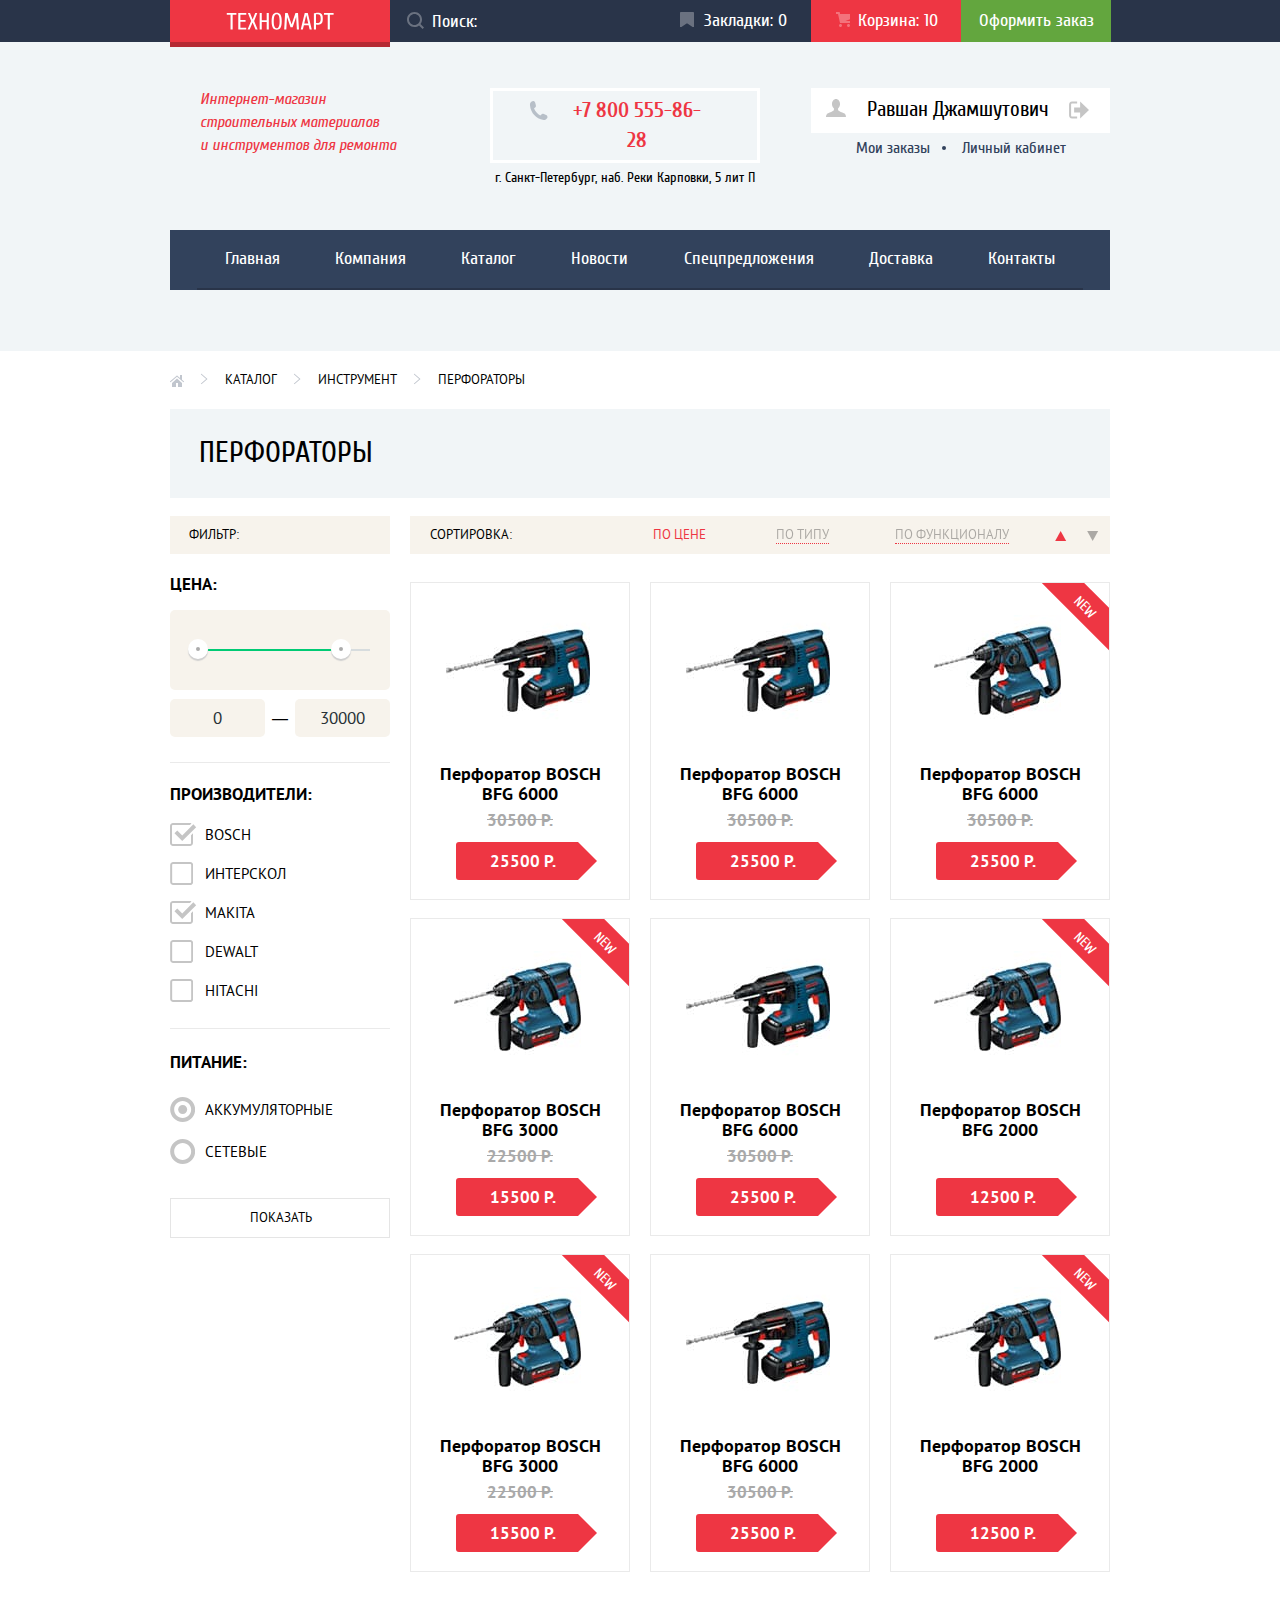
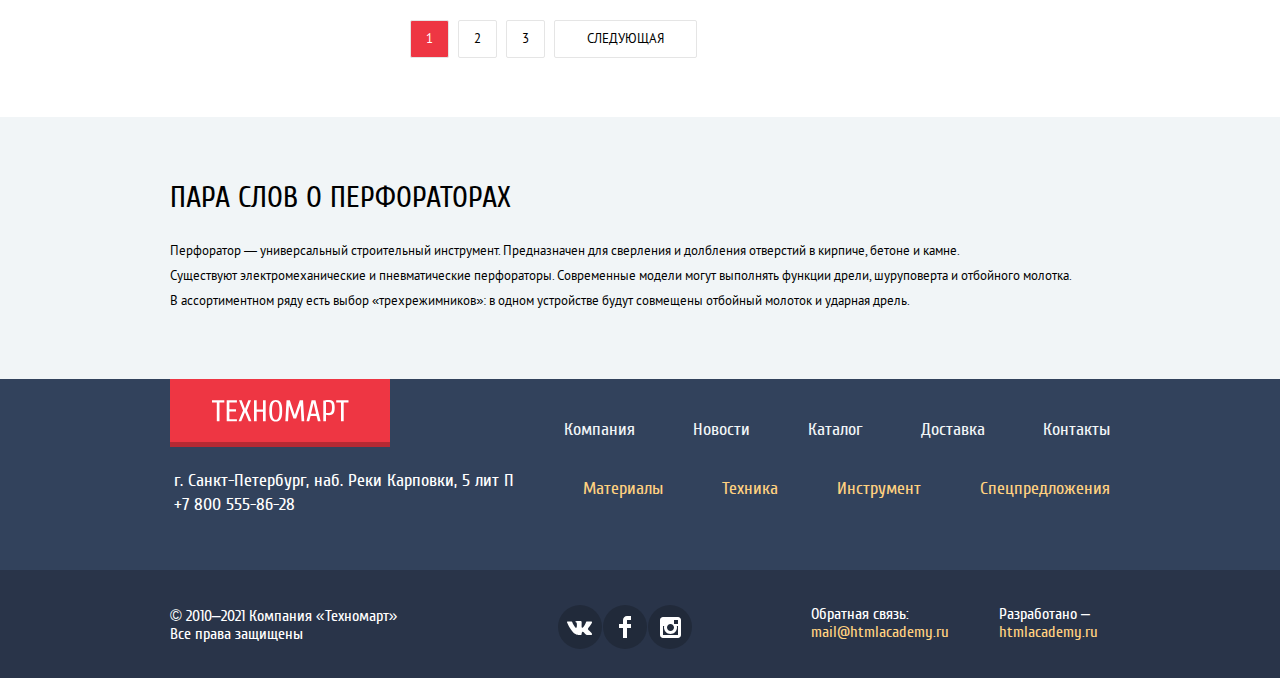
<file: catalog.html>
<!DOCTYPE html>
<html lang="ru">

<head>
    <meta charset="utf-8">
    <title>HTML Academy: Техномарт</title>

    <link rel="icon" href="favicon.ico">
    <link rel="icon" href="img/favicon/icon.svg" type="image/svg+xml">
    <link rel="apple-touch-icon" href="img/favicon/180.png">
    <link rel="manifest" href="manifest.webmanifest">

    <link href="css/normalize.min.css" rel="stylesheet">
    <link href="css/style.min.css" rel="stylesheet">
</head>

<body class="page">
    <header class="page__header page__header_catalog header">
        <section class="header__quick-access quick-access">
            <div class="quick-access__container center-container">
                <h2 class="quick-access__header visually-hidden">Быстрый доступ</h2>
                <a class="quick-access__logo" href="index.html">
                    <svg role="img" aria-label="Логотип Техномарт" width="220" height="47" fill="none" xmlns="http://www.w3.org/2000/svg">
                        <g filter="url(#filter0_i)">
                            <path fill="#EE3643" d="M0 0h220v47H0z" />
                        </g>
                        <path fill-rule="evenodd" clip-rule="evenodd"
                            d="M159.85 14.66v14.79h-2.12v-14.8h-3.75v-1.63h9.62v1.64h-3.75zm-8.14 8.7c-.37.46-.83.79-1.38.98-.56.2-1.22.3-1.99.3a11.98 11.98 0 01-2.34-.24v5.05h-2.12v-16.2c.6-.17 1.2-.3 1.8-.36.6-.07 1.25-.11 1.96-.11.94 0 1.74.1 2.4.3.65.19 1.18.51 1.59.97.4.45.7 1.05.9 1.8.18.76.27 1.69.27 2.8 0 1.14-.09 2.1-.27 2.86a4.62 4.62 0 01-.82 1.85zm-1.2-6.82a3.3 3.3 0 00-.55-1.34 2 2 0 00-.95-.7 4.2 4.2 0 00-1.37-.2H146V23h1.64c.53 0 .99-.07 1.37-.2.39-.14.7-.37.95-.7.25-.33.44-.77.55-1.34.12-.56.18-1.27.18-2.11 0-.85-.06-1.55-.18-2.11zm-11.91 8.68h-4.7l-1.05 4.23h-2.12l4-16.43h3.05l3.99 16.43h-2.11l-1.06-4.23zm-2.3-9.86h-.1l-1.94 8.22h3.99l-1.95-8.22zm-10.14 1.88h-.12l-3.4 10.1h-2.12l-3.4-10.1H117l-.7 12.21h-2.12l.94-16.43h2.58l3.83 11.26h.1l3.82-11.27h2.58l.94 16.44h-2.1l-.71-12.2zm-15.78 10.68c-.44.65-.97 1.1-1.59 1.37-.61.26-1.32.4-2.12.4s-1.5-.14-2.13-.4a3.69 3.69 0 01-1.58-1.37 7.2 7.2 0 01-1-2.6 20.54 20.54 0 01-.34-4.09c0-1.64.11-3 .34-4.1a7.2 7.2 0 011-2.59c.44-.64.97-1.1 1.58-1.36.62-.27 1.33-.4 2.13-.4.8 0 1.5.13 2.12.4.62.27 1.15.72 1.59 1.36.44.64.77 1.5 1 2.6.22 1.08.34 2.45.34 4.1 0 1.64-.12 3-.34 4.09a7.22 7.22 0 01-1 2.6zm-1.02-10.16a8.2 8.2 0 00-.65-2.16c-.26-.53-.58-.9-.94-1.1-.36-.2-.72-.31-1.1-.31-.38 0-.74.1-1.1.3-.36.2-.68.58-.94 1.1a8.19 8.19 0 00-.65 2.17c-.16.9-.25 2.06-.25 3.47 0 1.41.09 2.57.25 3.48.16.9.38 1.63.65 2.16.26.53.58.9.94 1.1.36.2.72.3 1.1.3.38 0 .74-.1 1.1-.3.36-.2.68-.57.94-1.1a8.2 8.2 0 00.65-2.16c.16-.91.24-2.07.24-3.48 0-1.4-.08-2.56-.24-3.47zm-12.67 4.18h-4.93v7.51h-2.11V13.02h2.11v7.27h4.93v-7.27h2.11v16.43h-2.1v-7.51zm-11.15 7.51l-2.94-7.04-2.93 7.04h-2.11L81.08 21l-3.17-7.98h2.11l2.58 6.57 2.59-6.57h2.11L84.13 21l3.52 8.45h-2.11zM68.28 13.02h7.99v1.64H70.4v5.4h5.16v1.64H70.4v6.1h5.87v1.65h-7.99V13.02zm-5.63 16.43h-2.11v-14.8h-3.76v-1.63h9.62v1.64h-3.75v14.79z"
                            fill="#fff" />
                        <defs>
                            <filter id="filter0_i" x="0" y="0" width="220" height="47" filterUnits="userSpaceOnUse"
                                color-interpolation-filters="sRGB">
                                <feFlood flood-opacity="0" result="BackgroundImageFix" />
                                <feBlend in="SourceGraphic" in2="BackgroundImageFix" result="shape" />
                                <feColorMatrix in="SourceAlpha" values="0 0 0 0 0 0 0 0 0 0 0 0 0 0 0 0 0 0 127 0"
                                    result="hardAlpha" />
                                <feOffset dy="-5" />
                                <feComposite in2="hardAlpha" operator="arithmetic" k2="-1" k3="1" />
                                <feColorMatrix values="0 0 0 0 0 0 0 0 0 0 0 0 0 0 0 0 0 0 0.24 0" />
                                <feBlend in2="shape" result="effect1_innerShadow" />
                            </filter>
                        </defs>
                    </svg>
                </a>
                <form class="quick-access__form" action="#" method="get">
                    <div class="quick-access__search search">
                        <label for="quick-search" aria-label="Быстрый поиск"></label>
                        <input id="quick-search" name="quick-search" class="search__input" type="text"
                            placeholder="Поиск:">
                        <svg aria-hidden="true" class="search__icon" width="17" height="17" viewBox="0 0 17 17"
                            xmlns="http://www.w3.org/2000/svg">
                            <path fill-rule="evenodd" clip-rule="evenodd"
                                d="M13.458 12.044L17 15.586L15.586 17L12.044 13.458C10.782 14.421 9.21 15 7.5 15C3.35786 15 0 11.6421 0 7.5C0 3.35786 3.35786 0 7.5 0C11.6421 0 15 3.35786 15 7.5C15.0001 9.14309 14.4581 10.7403 13.458 12.044ZM7.5 2C4.467 2 2 4.467 2 7.5C2.00331 10.5362 4.4638 12.9967 7.5 13C10.532 13 13 10.532 13 7.5C13 4.467 10.532 2 7.5 2Z"
                                fill="white" />
                        </svg>
                    </div>
                </form>
                <ul class="quick-access__items">
                    <li class="quick-access__item bookmarks">
                        <a class="quick-access__link quick-access__link_bookmark" href="blank.html">
                            Закладки: 0
                        </a>
                    </li>
                    <li class="quick-access__item cart cart_full">
                        <a class="quick-access__link quick-access__link_cart" href="blank.html">
                            Корзина: 10
                        </a>
                    </li>
                </ul>
                <a class="quick-access__submit" href="blank.html">Оформить заказ</a>
            </div>
        </section>

        <section class="header__header-info header-info">
            <div class="header-info__container center-container">
                <h2 class="header-info__header visually-hidden">Шапка</h2>
                <p class="header-info__text">
                    Интернет-магазин строительных материалов<br>
                    и инструментов для ремонта
                </p>
                <p class="header-info__header-contacts header-contacts">
                    <a class="header-contacts__phone" href="tel:+78005558628">
                        +7 800 555-86-28
                    </a>
                    <span class="header-contacts__address">
                        г. Санкт-Петербург, наб. Реки Карповки, 5 лит П
                    </span>
                </p>
                <div class="header-info__user-info user-info user-info">
                    <div class="user-info__panel">
                        <a class="user-info__profile-link" href="blank.html">
                            <svg aria-hidden="true" class="user-info__profile-icon" width="20" height="18" viewBox="0 0 20 18" fill="none"
                                xmlns="http://www.w3.org/2000/svg">
                                <path class="user-info__path"
                                    d="M17.881 14.166C15.737 13.431 13.625 12.5 12.674 11.776C12.017 11.275 11.904 10.158 12.157 9.361C13.275 8.458 14.021 6.884 14.021 5.083C14.021 2.276 12.221 0 10 0C7.77902 0 5.97901 2.276 5.97901 5.083C5.97901 6.884 6.72501 8.457 7.84201 9.36C8.09501 10.158 7.98302 11.275 7.32502 11.776C6.37502 12.5 4.26201 13.43 2.11801 14.166C-0.0259852 14.902 1.48343e-05 18 1.48343e-05 18H20C20 18 20.025 14.901 17.881 14.166Z"
                                    fill="#3D546F" />
                            </svg>
                            Равшан Джамшутович
                        </a>
                        <a class="user-info__logout-link" href="blank.html">
                            <svg aria-hidden="true" class="user-info__logout-icon" width="20" height="17" viewBox="0 0 20 17" fill="none"
                                xmlns="http://www.w3.org/2000/svg">
                                <path class="user-info__path" d="M20 8.5L11.125 0V6H5.125V11H11.125V17L20 8.5Z" />
                                <path class="user-info__path"
                                    d="M2.10604 13.952V3.048C2.12404 2.672 2.27704 1.991 3.11604 1.991H8.14304V0H3.11604C0.938036 0 0.112036 1.81 0.0870361 3.027V13.973C0.112036 15.189 0.938036 17 3.11604 17H8.14304V15.01H3.11604C2.27704 15.01 2.12404 14.327 2.10604 13.952Z" />
                            </svg>
                        </a>
                    </div>
                    <div class="user-info__links-container">
                        <a class="user-info__link user-info__link_left" href="blank.html">Мои заказы</a>
                        <a class="user-info__link user-info__link_right" href="blank.html">Личный кабинет</a>
                    </div>
                </div>
            </div>
        </section>

        <nav class="header__header-nav header-nav center-container">
            <ul class="header-nav__list">
                <li class="header-nav__list-item">
                    <a class="header-nav__list-link" href="index.html">Главная</a>
                </li>
                <li class="header-nav__list-item">
                    <a class="header-nav__list-link" href="blank.html">Компания</a>
                </li>
                <li class="header-nav__list-item">
                    <a class="header-nav__list-link" href="catalog.html">Каталог</a>
                </li>
                <li class="header-nav__list-item">
                    <a class="header-nav__list-link" href="blank.html">Новости</a>
                </li>
                <li class="header-nav__list-item">
                    <a class="header-nav__list-link" href="blank.html">Спецпредложения</a>
                </li>
                <li class="header-nav__list-item">
                    <a class="header-nav__list-link" href="blank.html">Доставка</a>
                </li>
                <li class="header-nav__list-item">
                    <a class="header-nav__list-link" href="blank.html">Контакты</a>
                </li>
            </ul>
        </nav>
    </header>

    <main class="page__catalog page-catalog">
        <div class="page-catalog__container center-container">
            <h1 class="page-catalog__header section-header section-header-container section-header-container_secondary">
                Перфораторы</h1>

            <ul class="page-catalog__breadcrumbs breadcrumbs">
                <li class="breadcrumbs__item"><a class="breadcrumbs__link breadcrumbs__link_home" href="index.html"
                        aria-label="Главная"></a></li>
                <li class="breadcrumbs__item"><a class="breadcrumbs__link" href="catalog.html">Каталог</a></li>
                <li class="breadcrumbs__item"><a class="breadcrumbs__link" href="blank.html">Инструмент</a></li>
                <li class="breadcrumbs__item"><a class="breadcrumbs__link breadcrumbs__link_current">Перфораторы</a>
                </li>
            </ul>

            <section class="page-catalog__filter filter">
                <h2 class="filter__header">Фильтр:</h2>
                <form class="filter__form" action="https://echo.htmlacademy.ru/" method="get" target="_blank">
                    <fieldset class="filter__group filter__group_price filter-price">
                        <legend class="filter-price__header filter-header">
                            Цена:
                        </legend>
                        <div class="range">
                            <div class="range__controls">
                                <div class="range__scale">
                                    <div class="range__bar" style="
                              width: 80%;
                              margin-left: 5%
                            "></div>
                                </div>
                                <div class="range__toggle range__toggle_min" tabindex="0" style="
                            left: 8%
                          "></div>
                                <div class="range__toggle range__toggle_max" tabindex="0" style="
                            left: 73%
                          "></div>
                            </div>
                            <div class="range__price-controls">
                                <label aria-label="Минимальная цена">
                                    <input class="range__price-control range__price-control_min" type="text"
                                        name="min-price" value="0">
                                </label>
                                <span class="range__price-separator">—</span>
                                <label aria-label="Максимальная цена">
                                    <input class="range__price-control range__price-control_max" type="text"
                                        name="max-price" value="30000">
                                </label>
                            </div>
                        </div>
                    </fieldset>
                    <fieldset class="filter__group filter__group_manufacturers filter-manufacturers">
                        <legend class="filter-manufacturers__header filter-header">
                            Производители:
                        </legend>
                        <ul class="filter-manufacturers__list">
                            <li class="filter-manufacturers__list-item filter-manufacturer">
                                <input type="checkbox" name="bosch" id="manufacturer-bosch"
                                    class="visually-hidden filter-manufacturer__input" checked>
                                <label for="manufacturer-bosch">
                                    Bosch
                                </label>
                            </li>
                            <li class="filter-manufacturers__list-item filter-manufacturer">
                                <input type="checkbox" name="interskol" id="manufacturer-interskol"
                                    class="visually-hidden filter-manufacturer__input">
                                <label for="manufacturer-interskol">
                                    Интерскол
                                </label>
                            </li>
                            <li class="filter-manufacturers__list-item filter-manufacturer">
                                <input type="checkbox" name="makita" id="manufacturer-makita"
                                    class="visually-hidden filter-manufacturer__input" checked>
                                <label for="manufacturer-makita">
                                    Makita
                                </label>
                            </li>
                            <li class="filter-manufacturers__list-item filter-manufacturer">
                                <input type="checkbox" name="dewalt" id="manufacturer-dewalt"
                                    class="visually-hidden filter-manufacturer__input">
                                <label for="manufacturer-dewalt">
                                    Dewalt
                                </label>
                            </li>
                            <li class="filter-manufacturers__list-item filter-manufacturer">
                                <input type="checkbox" name="hitachi" id="manufacturer-hitachi"
                                    class="visually-hidden filter-manufacturer__input">
                                <label for="manufacturer-hitachi">
                                    Hitachi
                                </label>
                            </li>
                        </ul>
                    </fieldset>
                    <fieldset class="filter__group filter__group_powers filter-powers">
                        <legend class="filter-powers__header filter-header">
                            Питание:
                        </legend>
                        <ul class="filter-powers__list">
                            <li class="filter-powers__list-item filter-power">
                                <input type="radio" name="power" id="power-accumulator"
                                    class="visually-hidden filter-power__input" value="accumulator" checked>
                                <label for="power-accumulator">
                                    Аккумуляторные
                                </label>
                            </li>
                            <li class="filter-powers__list-item filter-power">
                                <input type="radio" name="power" id="power-mains"
                                    class="visually-hidden filter-power__input" value="mains">
                                <label for="power-mains">
                                    Сетевые
                                </label>
                            </li>
                        </ul>
                    </fieldset>
                    <button class="filter__submit" type="submit">Показать</button>
                </form>
            </section>

            <div class="page-catalog__column">
                <section class="page-catalog__sorting sorting">
                    <h2 class="sorting__header">Сортировка:</h2>
                    <div class="sorting__container">
                        <ul class="sorting__list sorting__list_attributes sorting-attributes">
                            <li class="sorting-attributes__item sorting-attributes__item_current sorting-attributes__item_price">
                                <a class="sorting-attributes__link">По цене</a>
                            </li>
                            <li class="sorting-attributes__item sorting-attributes__item_type">
                                <a class="sorting-attributes__link" href="blank.html">По типу</a>
                            </li>
                            <li class="sorting-attributes__item sorting-attributes__item_functionality">
                                <a class="sorting-attributes__link" href="blank.html">По функционалу</a>
                            </li>
                        </ul>
                        <ul class="sorting__list sorting__list_direction sorting-direction">
                            <li class="sorting-direction__item sorting-direction__item_current">
                                <a class="sorting-direction__link" href="blank.html" aria-label="По возрастанию">
                                    <svg aria-hidden="true" class="sorting-direction__icon" width="12" height="10" viewBox="0 0 12 10"
                                        fill="none" xmlns="http://www.w3.org/2000/svg">
                                        <path class="sorting-direction__path" d="M5.66241 0L11.1624 10L0.162415 10" />
                                    </svg>
                                </a>
                            </li>
                            <li class="sorting-direction__item sorting-direction__item_desc">
                                <a class="sorting-direction__link" href="blank.html" aria-label="По убыванию">
                                    <svg aria-hidden="true" class="sorting-direction__icon" width="12" height="10" viewBox="0 0 12 10"
                                        fill="none" xmlns="http://www.w3.org/2000/svg">
                                        <path class="sorting-direction__path" d="M5.66241 10L0.162415 0H11.1624" />
                                    </svg>
                                </a>
                            </li>
                        </ul>
                    </div>
                </section>

                <section class="page-catalog__products products">
                    <h2 class="products__header visually-hidden">Список перфораторов</h2>
                    <ul class="products__list product-list product-list_grid3">
                        <li class="product-list__product product" tabindex="0">
                            <h3 class="product__header">
                                <a class="product__link" href="blank.html">
                                    Перфоратор BOSCH BFG 6000
                                </a>
                            </h3>
                            <p class="product__content product__content_image">
                                <img class="product__image" src="img/bosch-bfg/6000.jpg" width="144" height="128"
                                    alt="Аккамуляторная ударная дрель">
                            </p>
                            <p class="product__content product__content_buttons">
                                <button class="product__button product__button_buy" type="button">Купить</button>
                                <button class="product__button" type="button">В закладки</button>
                            </p>
                            <p class="product__prices">
                                <s class="product__price product__price_old">30500 Р.</s>
                                <span class="product__price product__price_actual">25500 Р.</span>
                            </p>
                        </li>
                        <li class="product-list__product product" tabindex="0">
                            <h3 class="product__header">
                                <a class="product__link" href="blank.html">
                                    Перфоратор BOSCH BFG 6000
                                </a>
                            </h3>
                            <p class="product__content product__content_image">
                                <img class="product__image" src="img/bosch-bfg/6000.jpg" width="144" height="128"
                                    alt="Аккамуляторная ударная дрель">
                            </p>
                            <p class="product__content product__content_buttons">
                                <button class="product__button product__button_buy" type="button">Купить</button>
                                <button class="product__button" type="button">В закладки</button>
                            </p>
                            <p class="product__prices">
                                <s class="product__price product__price_old">30500 Р.</s>
                                <span class="product__price product__price_actual">25500 Р.</span>
                            </p>
                        </li>
                        <li class="product-list__product product new" tabindex="0">
                            <h3 class="product__header">
                                <a class="product__link" href="blank.html">
                                    Перфоратор BOSCH BFG 6000
                                </a>
                            </h3>
                            <p class="product__content product__content_image">
                                <img class="product__image" src="img/bosch-bfg/2000.jpg" width="127" height="112"
                                    alt="Аккамуляторная дрель">
                            </p>
                            <p class="product__content product__content_buttons">
                                <button class="product__button product__button_buy" type="button">Купить</button>
                                <button class="product__button" type="button">В закладки</button>
                            </p>
                            <p class="product__prices">
                                <s class="product__price product__price_old">30500 Р.</s>
                                <span class="product__price product__price_actual">25500 Р.</span>
                            </p>
                        </li>
                        <li class="product-list__product product new" tabindex="0">
                            <h3 class="product__header">
                                <a class="product__link" href="blank.html">
                                    Перфоратор BOSCH BFG 3000
                                </a>
                            </h3>
                            <p class="product__content product__content_image">
                                <img class="product__image" src="img/bosch-bfg/3000.jpg" width="127" height="112"
                                    alt="Мощная аккамуляторная дрель">
                            </p>
                            <p class="product__content product__content_buttons">
                                <button class="product__button product__button_buy" type="button">Купить</button>
                                <button class="product__button" type="button">В закладки</button>
                            </p>
                            <p class="product__prices">
                                <s class="product__price product__price_old">22500 Р.</s>
                                <span class="product__price product__price_actual">15500 Р.</span>
                            </p>
                        </li>
                        <li class="product-list__product product" tabindex="0">
                            <h3 class="product__header">
                                <a class="product__link" href="blank.html">
                                    Перфоратор BOSCH BFG 6000
                                </a>
                            </h3>
                            <p class="product__content product__content_image">
                                <img class="product__image" src="img/bosch-bfg/6000.jpg" width="144" height="128"
                                    alt="Аккамуляторная ударная дрель">
                            </p>
                            <p class="product__content product__content_buttons">
                                <button class="product__button product__button_buy" type="button">Купить</button>
                                <button class="product__button" type="button">В закладки</button>
                            </p>
                            <p class="product__prices">
                                <s class="product__price product__price_old">30500 Р.</s>
                                <span class="product__price product__price_actual">25500 Р.</span>
                            </p>
                        </li>
                        <li class="product-list__product product new" tabindex="0">
                            <h3 class="product__header">
                                <a class="product__link" href="blank.html">
                                    Перфоратор BOSCH BFG 2000
                                </a>
                            </h3>
                            <p class="product__content product__content_image">
                                <img class="product__image" src="img/bosch-bfg/2000.jpg" width="127" height="112"
                                    alt="Аккамуляторная дрель">
                            </p>
                            <p class="product__content product__content_buttons">
                                <button class="product__button product__button_buy" type="button">Купить</button>
                                <button class="product__button" type="button">В закладки</button>
                            </p>
                            <p class="product__prices product__prices_single-price">
                                <span class="product__price product__price_actual">12500 Р.</span>
                            </p>
                        </li>
                        <li class="product-list__product product new" tabindex="0">
                            <h3 class="product__header">
                                <a class="product__link" href="blank.html">
                                    Перфоратор BOSCH BFG 3000
                                </a>
                            </h3>
                            <p class="product__content product__content_image">
                                <img class="product__image" src="img/bosch-bfg/3000.jpg" width="127" height="112"
                                    alt="Мощная аккамуляторная дрель">
                            </p>
                            <p class="product__content product__content_buttons">
                                <button class="product__button product__button_buy" type="button">Купить</button>
                                <button class="product__button" type="button">В закладки</button>
                            </p>
                            <p class="product__prices">
                                <s class="product__price product__price_old">22500 Р.</s>
                                <span class="product__price product__price_actual">15500 Р.</span>
                            </p>
                        </li>
                        <li class="product-list__product product" tabindex="0">
                            <h3 class="product__header">
                                <a class="product__link" href="blank.html">
                                    Перфоратор BOSCH BFG 6000
                                </a>
                            </h3>
                            <p class="product__content product__content_image">
                                <img class="product__image" src="img/bosch-bfg/6000.jpg" width="144" height="128"
                                    alt="Аккамуляторная ударная дрель">
                            </p>
                            <p class="product__content product__content_buttons">
                                <button class="product__button product__button_buy" type="button">Купить</button>
                                <button class="product__button" type="button">В закладки</button>
                            </p>
                            <p class="product__prices">
                                <s class="product__price product__price_old">30500 Р.</s>
                                <span class="product__price product__price_actual">25500 Р.</span>
                            </p>
                        </li>
                        <li class="product-list__product product new" tabindex="0">
                            <h3 class="product__header">
                                <a class="product__link" href="blank.html">
                                    Перфоратор BOSCH BFG 2000
                                </a>
                            </h3>
                            <p class="product__content product__content_image">
                                <img class="product__image" src="img/bosch-bfg/2000.jpg" width="127" height="112"
                                    alt="Аккамуляторная дрель">
                            </p>
                            <p class="product__content product__content_buttons">
                                <button class="product__button product__button_buy" type="button">Купить</button>
                                <button class="product__button" type="button">В закладки</button>
                            </p>
                            <p class="product__prices product__prices_single-price">
                                <span class=" product__price product__price_actual">12500 Р.</span>
                            </p>
                        </li>
                    </ul>
                </section>

                <section class="page-catalog__pagination pagination">
                    <h2 class="pagination__header visually-hidden">Пагинация</h2>

                    <ul class="pagination__list">
                        <li class="pagination__item pagination__item_current"><a class="pagination__link">1</a></li>
                        <li class="pagination__item"><a class="pagination__link" href="blank.html">2</a></li>
                        <li class="pagination__item"><a class="pagination__link" href="blank.html">3</a></li>
                        <li class="pagination__item"><a class="pagination__link pagination__link_next"
                                href="blank.html">Следующая</a></li>
                    </ul>
                </section>
            </div>
        </div>
        <section class="page-catalog__about-perforators about-perforators">
            <div class="center-container about-perforators__container">
                <h2 class="about-perforators__header section-header">Пара слов о перфораторах</h2>
                <p class="about-perforators__text section-text">
                    Перфоратор — универсальный строительный инструмент. Предназначен для сверления и долбления
                    отверстий
                    в кирпиче, бетоне и камне.<br>
                    Существуют электромеханические и пневматические перфораторы. Современные модели могут выполнять
                    функции дрели, шуруповерта и отбойного молотка.<br>
                    В ассортиментном ряду есть выбор «трехрежимников»: в одном устройстве будут совмещены отбойный
                    молоток и ударная дрель.
                </p>
            </div>
        </section>
    </main>

    <footer class="page__footer footer">
        <div class="footer__top">
            <div class="footer__container center-container">
                <div class="footer__container-first">
                    <a class="footer__logo-link" href="index.html">
                        <img class="footer__logo-image" src="img/logo/thick.svg" width="220" height="68"
                            alt="Логотип Техномарт">
                    </a>

                    <p class="footer__address">
                        г. Санкт-Петербург, наб. Реки Карповки, 5 лит П
                        <a class="footer__phone" href="tel:+78005558628">
                            +7 800 555-86-28
                        </a>
                    </p>
                </div>

                <div class="footer__container-second">
                    <ul class="footer__links footer__links_first footer-links footer-links_first">
                        <li class="footer-links__list-item"><a class="footer-links__link" href="blank.html">Компания</a>
                        </li>
                        <li class="footer-links__list-item"><a class="footer-links__link" href="blank.html">Новости</a>
                        </li>
                        <li class="footer-links__list-item"><a class="footer-links__link"
                                href="catalog.html">Каталог</a>
                        </li>
                        <li class="footer-links__list-item"><a class="footer-links__link" href="blank.html">Доставка</a>
                        </li>
                        <li class="footer-links__list-item"><a class="footer-links__link" href="blank.html">Контакты</a>
                        </li>
                    </ul>

                    <ul class="footer__links footer__links_second footer-links footer-links_second">
                        <li class="footer-links__list-item"><a class="footer-links__link footer-links__link_second"
                                href="blank.html">Материалы</a>
                        </li>
                        <li class="footer-links__list-item"><a class="footer-links__link footer-links__link_second"
                                href="blank.html">Техника</a></li>
                        <li class="footer-links__list-item"><a class="footer-links__link footer-links__link_second"
                                href="blank.html">Инструмент</a>
                        </li>
                        <li class="footer-links__list-item"><a class="footer-links__link footer-links__link_second"
                                href="blank.html">Спецпредложения</a></li>
                    </ul>
                </div>
            </div>
        </div>

        <div class="footer__bottom">
            <div class="center-container footer__container-third">
                <p class="footer__copyright copyright">
                    © 2010–2021 Компания «Техномарт»
                    Все права защищены
                </p>

                <ul class="footer__social social">
                    <li class="social__item"><a class="social__link social__link_vk" href="#"
                            aria-label="Вконтакте"></a></li>
                    <li class="social__item"><a class="social__link social__link_fb" href="#" aria-label="Фейсбук"></a>
                    </li>
                    <li class="social__item"><a class="social__link social__link_inst" href="#"
                            aria-label="Инстаграм"></a></li>
                </ul>
                <ul class="footer__additionals additionals">
                    <li class="additionals__item additionals__item_feedback additionals__item_feedback_catalog">
                        Обратная связь:
                        <a class="additionals__link" href="mailto:mail@htmlacademy.ru">mail@htmlacademy.ru</a>
                    </li>
                    <li class="additionals__item additionals__item_develop additionals__item_develop_catalog">
                        Разработано &ndash;
                        <a class="additionals__link" href="https://htmlacademy.ru/intensive/htmlcss">htmlacademy.ru</a>
                    </li>
                </ul>
            </div>
        </div>
    </footer>

    <section class="add-to-cart modal">
        <h2 class="add-to-cart__header visually-hidden">Успешное добавление в корзину</h2>
        <div class="add-to-cart__top">
            <p class="add-to-cart__text">
                Товар добавлен в корзину!
            </p>
        </div>
        <div class="add-to-cart__bottom">
            <button class="add-to-cart__button add-to-cart__button_purchase button-link" type="button">Оформить
                заказ</button>
            <button class="add-to-cart__button add-to-cart__button_continue button-link" type="button">Продолжить
                покупки</button>
        </div>
        <button class="modal__close" type="button" aria-label="Закрыть"></button>
    </section>

    <script src="js/script.min.js"></script>
</body>

</html>
</file>
<file: css/style.min.css>
@keyframes bounce{0%{transform:translateY(-2000px)}70%{transform:translateY(30px)}90%{transform:translateY(-10px)}to{transform:translateY(0)}}@keyframes shake{0%,to{transform:translateX(0)}10%,30%,50%,70%,90%{transform:translateX(-10px)}20%,40%,60%,80%{transform:translateX(10px)}}@font-face{font-family:"Cuprum";src:local("Cuprum"),url(../fonts/cuprum.woff2) format("woff2"),url(../fonts/cuprum.woff) format("woff");font-weight:400;font-style:normal}@font-face{font-family:"Cuprum";src:local("Cuprum"),url(../fonts/cuprumbold.woff2) format("woff2"),url(../fonts/cuprumbold.woff) format("woff");font-weight:700;font-style:normal}@font-face{font-family:"Cuprum";src:local("Cuprum"),url(../fonts/cuprumitalic.woff2) format("woff2"),url(../fonts/cuprumitalic.woff) format("woff");font-weight:400;font-style:italic}@font-face{font-family:"Cuprum";src:local("Cuprum"),url(../fonts/cuprumbolditalic.woff2) format("woff2"),url(../fonts/cuprumbolditalic.woff) format("woff");font-weight:700;font-style:italic}@font-face{font-family:"PT Sans";src:local("PT Sans"),url(../fonts/ptsans.woff2) format("woff2"),url(../fonts/ptsans.woff) format("woff");font-weight:400;font-style:normal}@font-face{font-family:"PT Sans";src:local("PT Sans"),url(../fonts/ptsansbold.woff2) format("woff2"),url(../fonts/ptsansbold.woff) format("woff");font-weight:700;font-style:normal}:root{--basic-red:#ee3643;--basic-reddark:#ca2c37;--basic-green:#63a63e;--basic-greendark:#518534;--basic-grey:#3d546f;--basic-greylight:#c5c5c5;--basic-background:#f1f5f7;--basic-greydark:#293449;--basic-bluedark:#32425c;--black:#000000;--white:#ffffff;--special-yellow:#ffbf47;--special-blue:#3bbce3;--special-bluedark:#405069;--special-lilac:#dc91d8;--special-grey:#f9f5f0;--special-greylight:#a9a9a9;--special-greenlight:#8ed78f;--special-greydark:#212a3a;--special-yellowlight:#ffd180;--white-with-opacity1:rgba(255, 255, 255, 0.5);--white-with-opacity2:rgba(255, 255, 255, 0.3);--grey-with-opacity1:rgba(197, 197, 197, 0.3);--grey-with-opacity2:rgba(169, 169, 169, 0.3);--black-with-opacity1:rgba(0, 0, 0, 0.2);--black-with-opacity2:rgba(0, 0, 0, 0.15);--success:#5fbb2d;--warning:#ffbf47;--error:#ba2732;--greylight:#eaeaea;--greylight2:#e5e5e5;--greylight3:#b5b5b5;--grey:#f4f4f4;--greendark:#367315;--beige:#f7f3ec;--range-scale:#d7dcde;--range-bar:#00ca74;--range-toggle1:#ababab;--range-toggle2:#cfcfcf;--range-price:#283136;--primary-font-family:"Cuprum", Arial, sans-serif;--secondary-font-family:"PT Sans", Arial, sans-serif}html{height:100%}body{min-width:960px;margin:0;padding:0;font-family:var(--primary-font-family);font-size:14px;line-height:24px;color:var(--black);background-color:var(--white)}a{text-decoration:none}.visually-hidden{position:absolute;clip:rect(0 0 0 0);width:1px;height:1px;margin:-1px}.hidden{display:none}.center-container{width:940px;margin:0 auto;padding:0 10px}.section-header{font-family:var(--primary-font-family);font-size:30px;line-height:30px;font-weight:400;text-transform:uppercase;color:var(--black);margin:0;padding:0}.section-header-container{background-color:var(--special-grey);padding:24px 15px 24px 28px;display:flex;justify-content:space-between;align-items:center;margin-bottom:20px}.section-header-container_secondary{padding:29px 29px 30px}.section-text{font-family:var(--secondary-font-family);font-size:13px;line-height:24px;font-weight:400;color:var(--black);padding:0;margin:0}.new{position:relative;overflow:hidden}.new::after{content:"NEW";position:absolute;width:100px;height:30px;top:8px;right:-27px;font-size:14px;line-height:18px;color:var(--white);background-color:var(--basic-red);text-align:center;padding:8px 13px;box-sizing:border-box;transform:rotate(45deg)}.page{min-height:100%;display:grid;grid-template-rows:min-content 1fr min-content;align-content:start}.new::after,.page__header{font-family:var(--primary-font-family)}.page__header{background-color:var(--basic-background)}.page__header_main{margin-bottom:58px}.page__header_catalog{margin-bottom:20px}.quick-access{background-color:var(--basic-greydark);font-family:var(--primary-font-family);font-size:18px;height:42px;margin-bottom:46px}.quick-access__container{display:grid;grid-template-columns:min-content 1fr min-content 150px}.quick-access__logo path:active{fill:var(--error)}.quick-access__items{list-style:none;padding:0;margin:0;display:flex;justify-content:space-around;height:42px}.quick-access__item{min-width:150px}.quick-access__link{color:var(--white);position:relative;padding:9px;display:inline-block;vertical-align:top;background-color:var(--basic-greydark);min-width:100%;box-sizing:border-box}.quick-access__link:active{opacity:.5}.quick-access__link::before{content:"";position:absolute;background-repeat:no-repeat;background-position:0 0;opacity:.3}.quick-access__link_bookmark{padding-left:43px}.quick-access__link_bookmark::before{width:15px;height:15px;top:12px;left:19px;background-image:url(../img/icons/bookmark.svg)}.quick-access__link_cart{background-color:inherit;padding-left:48px}.quick-access__link_full-cart{background-color:var(--basic-red)}.quick-access__link_cart::before{width:14px;height:16px;top:12px;left:25px;background-image:url(../img/icons/cart.svg)}.quick-access__link:hover::before{opacity:1}.quick-access__submit{color:var(--white);background-color:var(--basic-green);height:42px;box-sizing:border-box;padding:9px;text-align:center}.quick-access__submit:hover{background-color:var(--success)}.quick-access__submit:active{background-color:var(--basic-green);color:var(--white-with-opacity1)}.search{position:relative}.search__input{background-color:inherit;border:0;padding:9px 9px 9px 42px;height:42px;font-size:18px;line-height:24px;box-sizing:border-box;color:var(--white);width:271px}.search__input::placeholder,.search__input:hover::placeholder{color:var(--white)}.search__input:hover,.search__input:hover+.search__icon{opacity:1}.search__input:focus{background-color:var(--white);color:var(--black);outline:0}.search__icon{position:absolute;width:17px;height:17px;top:12px;left:17px;opacity:.3;fill:#fff}.search__icon path{fill:inherit}.search__input:focus+.search__icon{opacity:1;fill:var(--basic-red)}.cart_full{background-color:var(--basic-red)}.cart_full .quick-access__link{padding-left:47px}.header-info{margin-bottom:40px}.header-info__container{display:flex;justify-content:space-between;align-items:flex-start}.header-info__header-contacts,.header-info__text{margin:0}.header-info__text{color:var(--basic-red);font-size:16px;line-height:23px;font-style:italic;margin-left:30px;width:197px}.header-info__header-contacts{margin-left:93px}.header-info__header-buttons{margin-left:69px}.header-contacts{display:flex;flex-flow:column nowrap;align-items:center}.header-contacts__phone{color:var(--basic-red);font-weight:700;font-size:21px;line-height:30px;border:3px solid var(--white);margin-bottom:3px;text-align:center;padding:4px 47px 5px 71px;position:relative;width:270px;box-sizing:border-box}.header-contacts__phone::before{content:"";position:absolute;width:19px;height:19px;top:10px;left:36px;background-image:url(../img/icons/phone.svg);background-repeat:no-repeat;background-position:0 0}.header-buttons{padding:0;margin-top:0;margin-bottom:0;margin-right:0;display:flex;align-items:flex-start}.header-buttons__button{display:inline-block;vertical-align:top;font-size:21px;line-height:21px;color:var(--black);background-color:var(--white);padding:12px 24px;margin-right:10px}.header-buttons__button:last-child{margin-right:0}.header-buttons__button:hover{color:var(--basic-red)}.header-buttons__button:active,.user-info__profile-link:active{color:var(--basic-greylight)}.signin{padding-left:45px;position:relative;width:121px;box-sizing:border-box}.signin__icon{position:absolute;width:20px;height:18px;top:13px;left:19px}.signin:hover .signin__path{fill:var(--basic-grey)}.signin:active .signin__path,.signin__path{fill:var(--basic-greylight)}.signup{width:150px;box-sizing:border-box}.user-info{margin-left:51px}.user-info__panel{font-size:21px;line-height:21px;text-align:center;background-color:var(--white);position:relative;height:45px;box-sizing:border-box;margin-bottom:4px;width:299px;display:flex}.user-info__profile-link{height:18px;color:var(--black);padding:10px 6px 18px 15px}.user-info__logout-link{height:18px;padding:13px 17px 14px 14px}.user-info__profile-icon{width:20px;height:18px;margin-right:16px;position:relative;top:1px}.user-info__logout-icon{width:20px;height:18px}.user-info__logout-link:hover .user-info__path,.user-info__profile-link:hover .user-info__path{fill:var(--basic-grey)}.user-info__logout-link:active .user-info__path,.user-info__path,.user-info__profile-link:active .user-info__path{fill:var(--basic-greylight)}.user-info__link{font-size:16px;line-height:18px;color:var(--basic-bluedark)}.user-info__link:hover{color:var(--basic-red)}.user-info__link:active{color:var(--basic-greylight)}.user-info__links-container{text-align:center}.user-info__link_left{position:relative;margin-right:28px}.user-info__link_left::after{position:absolute;content:"";background-color:var(--basic-bluedark);border-radius:50%;width:4px;height:4px;top:7px;right:-16px}.header-nav{font-size:18px;line-height:24px;background-color:var(--basic-bluedark);margin-bottom:61px;padding:0 27px;box-sizing:border-box}.header-nav__list{list-style:none;margin:0;padding:0;border-bottom:2px solid var(--basic-greydark);display:flex;flex-wrap:wrap;justify-content:space-around}.header-nav__list-item:hover{background-color:var(--basic-greydark)}.header-nav__list-link{color:var(--white);padding:17px 27px;display:inline-block;vertical-align:top}.header-nav__list-link:active{opacity:.5}.page-main__features{margin-bottom:60px}.page-main__favorites,.page-main__manufacturers,.page-main__services{margin-bottom:73px}.page-main__about-contacts{margin-bottom:69px}.features{padding:0}.features__list{list-style:none;margin:0;padding:0;display:grid;grid-template-columns:1fr 1fr 1fr;gap:20px}.feature{font-family:var(--primary-font-family);padding:21px 23px;position:relative}.feature::before{content:"";position:absolute;background-repeat:no-repeat;background-position:0 0}.feature__header{font-weight:700;font-size:24px;line-height:30px;color:var(--white);margin-top:0;margin-bottom:13px}.feature__link{font-size:14px;line-height:18px;color:var(--white);text-align:center;background-color:var(--white-with-opacity2);text-transform:uppercase;padding:10px 22px;display:inline-block;vertical-align:top;width:135px;box-sizing:border-box}.feature__link:hover{background-color:var(--grey-with-opacity1)}.feature__link:active{background-color:var(--grey-with-opacity2)}.feature_materials{background-color:var(--special-yellow);grid-column:1/2;grid-row:1}.feature_materials::before{width:44px;height:65px;top:31px;right:43px;background-image:url(../img/features/materials.svg)}.feature_instrument{background-color:var(--special-blue);grid-column:2/3;grid-row:1}.feature_instrument::before{width:75px;height:61px;top:33px;right:30px;background-image:url(../img/features/instrument.svg)}.feature_technic{background-color:var(--special-lilac);grid-column:3/4;grid-row:1}.feature_technic::before{width:78px;height:62px;top:31px;right:31px;background-image:url(../img/features/technic.svg)}.feature_discounts{background-color:var(--special-greenlight);grid-column:3/4;grid-row:2}.feature_discounts::before{width:59px;height:72px;top:26px;right:45px;background-image:url(../img/features/discounts.svg)}.feature_delivery{background-color:var(--special-yellow);grid-column:3/4;grid-row:3}.feature_delivery::before{width:78px;height:63px;top:32px;right:31px;background-image:url(../img/features/delivery.svg)}.slider{font-family:var(--primary-font-family);color:var(--white);grid-column:1/3;grid-row:2/4;position:relative}.slider__container{margin:0;padding:0;position:absolute}.slider__link{position:absolute;left:24px;bottom:27px}.slider__button{position:absolute;border:0;padding:0;margin:0;top:122px}.slider__button::before{content:"";position:absolute;width:22px;height:40px;top:0;left:0;background-image:url(../img/icons/left.svg);background-repeat:no-repeat;background-position:0 0;cursor:pointer}.filter-manufacturer__input:focus+label::before,.slider__button:focus::before{outline:5px auto -webkit-focus-ring-color}.slider__button_prev{left:24px}.slider__button_next{right:24px}.slider__button_next::before{transform:translateX(-19px) rotate(180deg)}.slider__controls{position:absolute;bottom:36px;right:295px;display:flex;width:30px;justify-content:space-between}.slider__control{padding:0;width:10px;height:10px;background-color:var(--white);border:2px solid var(--white);border-radius:50%;cursor:pointer}.slider__control_current{background-color:var(--basic-red)}.slide{display:none}.slide_current{display:block}.slide__caption{position:absolute;top:0;left:0;display:flex;flex-direction:column;padding:23px 23px 16px;width:100%;box-sizing:border-box;background-color:var(--black-with-opacity1)}.slide__header{font-size:36px;line-height:36px;font-weight:700;text-transform:uppercase;margin-bottom:5px}.slide__text{font-size:18px;line-height:24px}.button-link{font-family:var(--primary-font-family);font-size:14px;line-height:18px;text-transform:uppercase;color:var(--white);background-color:var(--basic-red);padding:11px 10px 9px;text-align:center;width:192px;box-sizing:border-box}.button-link:hover{background-color:var(--basic-reddark)}.button-link:active{background-color:var(--error)}.product-list{list-style:none;margin:0;padding:0;display:grid;column-gap:20px;row-gap:18px}.product-list_grid3{grid-template-columns:1fr 1fr 1fr}.product-list_grid4{grid-template-columns:1fr 1fr 1fr 1fr}.product{border:1px solid var(--greylight);font-family:var(--secondary-font-family);background-color:var(--white);display:flex;flex-flow:column nowrap;justify-content:flex-end;width:220px;min-height:318px;padding:0 18px 19px;box-sizing:border-box}.product:focus,.product:hover{filter:drop-shadow(0 4px 20px var(--black-with-opacity2))}.product__header{font-size:18px;line-height:20px;font-weight:700;text-align:center;order:2;padding:0;margin:0 0 7px}.product__header,.product__link,.product__link:visited{color:var(--black)}.product__image{object-fit:contain}.product__content{order:1;padding:6px 5px 0 0;margin:0 0 auto;display:flex;flex-direction:column;align-items:center;justify-content:center;min-height:164px}.product__content_buttons{display:none;padding-top:0;padding-right:4px}.product:focus .product__content_image,.product:focus-within .product__content_image,.product:hover .product__content_image{display:none}.product:focus .product__content_buttons,.product:focus-within .product__content_buttons,.product:hover .product__content_buttons{display:flex}.product__prices{display:flex;flex-flow:column nowrap;align-items:center;order:3;margin:0;padding:0}.product__prices_single-price{padding-top:31px}.product__price{font-size:17px;line-height:18px;text-transform:uppercase;font-weight:700}.product__price_old{color:var(--special-greylight);margin-bottom:13px}.product__price_actual{width:122px;min-height:38px;box-sizing:border-box;color:var(--white);background-color:var(--basic-red);padding:10px 13px 10px 34px;position:relative;border-top-left-radius:3px;border-bottom-left-radius:3px;margin-left:-7px}.product__price_actual::after{content:"";position:absolute;border-left:19px solid var(--basic-red);border-top:19px solid transparent;border-bottom:19px solid transparent;top:0;right:0;transform:translateX(100%)}.product__button{font-family:var(--primary-font-family);font-size:14px;line-height:18px;color:var(--basic-bluedark);text-align:center;text-transform:uppercase;border:3px solid var(--basic-green);border-radius:2px;background-color:var(--white);padding:7px;width:135px;cursor:pointer}.product__button:active,.product__button:hover{border:3px solid var(--basic-bluedark)}.product__button:active{opacity:.5}.product__button_buy{color:var(--white);background-color:var(--basic-green);border:0;box-shadow:inset 0 -3px 0 var(--greendark);padding:10px 10px 10px 24px;margin-bottom:10px;position:relative;margin-top:-3px}.product__button_buy::before,.services-tabs-list::after{content:"";position:absolute;background-repeat:no-repeat;background-position:0 0}.product__button_buy::before{width:15px;height:15px;top:10px;left:30px;background-image:url(../img/icons/cart.svg);opacity:.3}.product__button_buy:hover{background-color:var(--success);border:0}.product__button_buy:active{background-color:var(--basic-greendark);border:0;opacity:.5}.manufacturers__top{background-color:var(--special-grey);margin-bottom:20px}.manufacturers__list{list-style:none;margin:0;padding:0;display:grid;grid-template-columns:1fr 1fr 1fr 1fr;gap:20px}.manufacturer{border:1px solid var(--greylight);width:220px;height:145px;background-color:var(--white);box-sizing:border-box}.manufacturer__link{display:flex;justify-content:center;align-items:center;height:100%}.manufacturer:hover{filter:drop-shadow(0 4px 20px var(--black-with-opacity2))}.manufacturer:active{opacity:.5}.services{background-color:var(--basic-background);font-family:var(--secondary-font-family)}.services__top{padding-top:64px;margin-bottom:21px}.services__header{margin-bottom:27px}.services-tabs{display:flex;justify-content:space-between}.services-tabs-list{list-style:none;margin:0;padding:0;width:240px;height:279px;position:relative;display:flex;flex-direction:column;justify-content:center}.services-tabs-list::after{width:10px;height:279px;top:0;right:0;background-image:url(../img/services/line.png)}.services-tabs-list__item{background-color:var(--basic-bluedark);color:var(--white);padding:14px 22px 18px;width:240px;box-sizing:border-box;line-break:anywhere}.services-tabs-list__item:hover{background-color:var(--basic-greydark)}.services-tabs-list__link{font-family:var(--primary-font-family);font-size:21px;line-height:30px;font-weight:700;color:inherit}.services-tabs-list__item_current,.services-tabs-list__item_current:hover{background-color:var(--white);color:var(--basic-bluedark)}.services-tabs-content{width:619px;min-height:283px;padding-top:47px;display:none}.services-tabs-content_current{display:block}.services-tabs-content_delivery{background-image:url(../img/services/delivery.png);background-repeat:no-repeat;background-position:bottom right}.services-tabs-content_credit,.services-tabs-content_guarantee{background-image:url(../img/services/guarantee.png);background-repeat:no-repeat;background-position:bottom right}.services-tabs-content_credit{background-image:url(../img/services/credit.png)}.services-tabs-content__header{margin-bottom:30px}.services-tabs-content__text{margin-bottom:27px}.services-tabs-content_delivery .services-tabs-content__text{width:274px}.services-tabs-content_guarantee .services-tabs-content__text{width:311px}.services-tabs-content_credit .services-tabs-content__text{width:278px}.services-tabs-content__link{display:inline-block;vertical-align:top;width:195px}.about-contacts{display:flex;justify-content:space-between}.about{width:460px}.about__header{margin-bottom:24px}.about__text{margin:0 0 25px}.about__text_second{margin-bottom:2px}.about__list{list-style:none;padding:0;margin:0 0 20px}.about__list-item{font-size:18px;line-height:24px;position:relative;padding-left:37px;margin-bottom:11px}.about__list-item::before{content:"";position:absolute;width:25px;height:2px;top:12px;left:0;background-color:var(--basic-red)}.about__link{display:inline-block;vertical-align:top;width:220px}.contacts{width:300px;display:flex;flex-direction:column}.contacts__header{margin-bottom:24px}.contacts__text{margin:0 0 32px}.contacts__image{margin-bottom:16px;width:300px;height:158px}.contacts__button{width:300px;border:0}.footer__top{background-color:var(--basic-bluedark);padding-bottom:53px}.footer__bottom{background-color:var(--basic-greydark);padding:35px 0 29px}.footer__container{display:flex;justify-content:space-between}.footer__container-first,.footer__container-second{display:flex;flex-direction:column}.footer__container-third{display:flex;justify-content:space-between}.footer__logo-link{width:220px;height:68px;margin-bottom:20px}.footer__address{font-size:18px;line-height:24px;color:var(--white);width:350px;margin:0;padding:2px 0 0 4px}.footer__phone{color:var(--white);text-decoration:none}.footer__copyright{margin-right:150px}.footer-links{list-style:none;padding:0;margin:0;display:flex;flex-wrap:wrap;justify-content:space-around}.footer-links_first{padding-top:39px;padding-left:1px}.footer-links_second{padding-top:34px;padding-left:20px}.footer-links__list-item{margin-left:58px}.footer-links__list-item:first-child{margin-left:0}.footer-links__link{font-size:18px;line-height:24px;color:var(--basic-background)}.footer-links__link:hover{text-decoration:underline}.footer-links__link:active{text-decoration:none;opacity:.5}.footer-links__link_second{color:var(--special-yellowlight)}.copyright{padding:2px 0 0;margin-top:0;margin-bottom:0;font-size:16px;line-height:18px;color:var(--white);width:238px}.social{list-style:none;margin:0;padding:0;display:flex}.social__item{margin-right:1px}.social__item:last-child{margin-right:0}.social__link{display:block;width:44px;height:44px;background-color:var(--special-greydark);background-position:center center;background-repeat:no-repeat;border-radius:50%;color:var(--white)}.social__link_vk{background-image:url(../img/icons/vk.svg);background-size:26px 15px}.social__link_fb{background-image:url(../img/icons/fb.svg);background-size:12px 22px}.social__link_inst{background-image:url(../img/icons/inst.svg);background-size:21px 21px}.social__link:active,.social__link:hover{background-color:var(--basic-red)}.additionals{list-style:none;padding:0;display:flex;justify-content:space-between;margin:0 0 0 auto}.additionals__item{color:var(--white);font-size:16px;line-height:18px;text-align:left}.additionals__item_feedback{width:137px;margin-right:75px}.additionals__item_feedback_catalog{margin-right:51px}.additionals__item_develop{width:99px;margin-right:-12px}.additionals__item_develop_catalog{margin-right:12px}.additionals__link{color:var(--special-yellowlight)}.additionals__link:hover{text-decoration:underline}.additionals__link:active{text-decoration:none;color:var(--basic-red)}.modal{position:fixed;bottom:352px;left:50%;margin-left:-310px;width:620px;height:430px;background-color:var(--white);filter:drop-shadow(0 4px 20px var(--black-with-opacity2));border-top:7px solid var(--basic-red);box-sizing:border-box;display:none}.modal_show{display:block;animation:bounce .6s}.modal_error{animation:shake .6s}.modal__close{position:absolute;display:block;top:14px;right:11px;width:21px;height:21px;background-image:url(../img/icons/close.svg);background-position:0 0;background-repeat:no-repeat;background-color:transparent;border:0;cursor:pointer;z-index:1}.feedback{bottom:352px;margin-left:-310px;width:620px;min-height:430px}.feedback-form__top{padding:39px 80px 37px;display:grid;grid-template-columns:1fr 1fr;column-gap:20px;row-gap:13px}.feedback-form__email,.feedback-form__name,.feedback-form__text{padding:0;margin:0}.feedback-form__label{font-size:18px;line-height:24px;display:block;margin-bottom:11px}.feedback-form__input{font-family:var(--secondary-font-family);font-size:13px;line-height:24px;color:var(--special-greylight);background-color:var(--white);border:2px solid var(--basic-greylight);border-radius:2px;width:100%;box-sizing:border-box;padding:7px 12px}.feedback-form__input_text{height:114px;resize:none}.feedback-form__text{grid-column:1/-1}.feedback-form__bottom{grid-column:1/-1;background-color:var(--grey);padding:37px 80px}.feedback-form__submit{border:0;width:100%}.map{bottom:333px;margin-left:-471px;width:942px;min-height:449px}.map__iframe,.map__image{position:absolute;top:0;left:0}.page-catalog__container{display:grid;grid-template-columns:220px 1fr;column-gap:20px}.page-catalog__header{background-color:var(--basic-background);grid-column:1/-1;margin-bottom:18px}.page-catalog__breadcrumbs{order:-1;grid-column:1/-1;margin-bottom:20px}.page-catalog__sorting{margin-bottom:28px}.page-catalog__products{margin-bottom:48px}.page-catalog__column{margin-bottom:59px}.breadcrumbs{list-style:none;margin:0 0 20px;padding:0;display:flex}.breadcrumbs__item{margin-right:41px;position:relative;text-transform:uppercase;font-size:13px;line-height:18px;font-family:var(--secondary-font-family)}.breadcrumbs__item:last-child{margin-right:0}.breadcrumbs__item:not(:last-child)::after{content:"";position:absolute;width:8px;height:12px;top:2px;right:-24px;background-image:url(../img/icons/right.svg);background-repeat:no-repeat;background-position:0 0}.breadcrumbs__link,.breadcrumbs__link:visited{color:var(--black)}.breadcrumbs__link_home{display:inline-block;vertical-align:middle;width:14px;height:12px;background-image:url(../img/icons/home.svg);background-repeat:no-repeat;background-position:0 0}.filter{font-family:var(--secondary-font-family)}.filter__header{font-size:13px;line-height:18px;background-color:var(--beige);font-weight:400;margin:0 0 15px;padding:10px 19px;text-transform:uppercase}.filter__form{display:flex;flex-direction:column}.filter__group{border:0;border-bottom:1px solid var(--greylight);margin:0;padding:0}.filter__group_price{margin-bottom:16px}.filter__group_manufacturers{margin-bottom:18px}.filter__group_powers{margin-bottom:16px}.filter__submit{font-size:13px;line-height:18px;text-align:center;text-transform:uppercase;background-color:var(--white);border:1px solid var(--greylight2);padding:10px 79px}.filter-header{font-size:17px;line-height:30px;font-weight:700;text-transform:uppercase}.filter-price{padding-bottom:25px}.filter-price__header{margin-bottom:11px}.range{width:220px}.range__controls{position:relative;height:41px;margin-bottom:9px;padding-top:39px;padding-right:20px;padding-left:20px;background-color:var(--beige);border-radius:5px}.range__scale{height:2px;background:var(--range-scale)}.range__bar{width:70%;height:2px;background:var(--range-bar)}.range__toggle{position:absolute;top:29px;left:0;width:4px;height:4px;padding:0;border:8px solid var(--white);background-color:var(--range-toggle1);border-radius:50%;box-shadow:0 2px 1px 0 var(--range-toggle2);cursor:pointer}.range__toggle_min{left:18px}.range__toggle_max{left:160px}.range__price-controls{display:flex;justify-content:space-between;align-items:center}.range__price-control{width:95px;padding:10px;text-align:center;color:var(--range-price);border:0;border-radius:5px;background-color:var(--beige);font-family:inherit;font-size:17px;line-height:18px;height:38px;box-sizing:border-box}.range__price-separator{width:18px;text-align:center;font-size:16px;line-height:18px}.filter-manufacturers{padding-bottom:28px}.filter-manufacturers__header{margin-bottom:16px}.filter-manufacturers__list{list-style:none;padding:0;margin:0}.filter-manufacturers__list-item{font-size:15px;line-height:19px;margin-bottom:20px}.filter-manufacturers__list-item:last-child{margin-bottom:0}.filter-manufacturer__input+label{padding-left:35px;font-size:inherit;line-height:inherit;text-transform:uppercase;cursor:pointer;position:relative}.filter-manufacturer__input+label::before{content:"";position:absolute;left:0;top:-2px;width:23px;height:23px;background-image:url(../img/icons/checkbox-off.svg)}.filter-manufacturer__input:hover+label::before{background-image:url(../img/icons/checkbox-off-hover.svg)}.filter-manufacturer__input:checked+label::before{width:27px;background-image:url(../img/icons/checkbox-on.svg)}.filter-manufacturer__input:checked:hover+label::before{background-image:url(../img/icons/checkbox-on-hover.svg)}.filter-manufacturer__input:disabled+label::before{background-image:url(../img/icons/checkbox-off-disabled.svg)}.filter-manufacturer__input:checked:disabled+label::before{background-image:url(../img/icons/checkbox-on-disabled.svg)}.filter-powers{border:0}.filter-powers__header{margin-bottom:21px}.filter-powers__list{list-style:none;margin:0;padding:0}.filter-powers__list-item{margin-bottom:18px}.filter-power__input+label{padding-left:35px;font-size:15px;line-height:19px;text-transform:uppercase;cursor:pointer;position:relative}.filter-power__input+label::before{content:"";position:absolute;left:0;top:-3px;width:25px;height:25px;background-image:url(../img/icons/radio-off.svg)}.filter-power__input:focus+label::before{outline:5px auto -webkit-focus-ring-color}.filter-power__input:hover+label::before{background-image:url(../img/icons/radio-off-hover.svg)}.filter-power__input:checked+label::before{background-image:url(../img/icons/radio-on.svg)}.filter-power__input:checked:hover+label::before{background-image:url(../img/icons/radio-on-hover.svg)}.filter-power__input:disabled+label::before{background-image:url(../img/icons/radio-off-disabled.svg)}.filter-power__input:checked:disabled+label::before{background-image:url(../img/icons/radio-on-disabled.svg)}.sorting,.sorting__header{font-size:13px;line-height:18px}.sorting{font-family:var(--secondary-font-family);background-color:var(--beige);display:flex}.sorting__header{font-weight:400;text-transform:uppercase;padding:10px 20px;margin:0}.sorting__container{display:flex}.sorting__list_attributes{margin-left:121px}.sorting__list_direction{margin-left:46px}.sorting-attributes{list-style:none;margin-top:0;margin-bottom:0;margin-right:0;padding:0;display:flex;align-items:center}.sorting-attributes__item{border-bottom:1px dotted var(--basic-red);text-transform:uppercase;color:var(--black);height:18px;box-sizing:border-box}.sorting-attributes__item_type{margin-left:70px}.sorting-attributes__item_functionality{margin-left:66px}.sorting-attributes__item:hover{border-bottom:1px solid var(--basic-red)}.sorting-attributes__link{color:inherit;opacity:.3}.sorting-attributes__link:hover{opacity:1}.sorting-attributes__item_current,.sorting-attributes__item_current:hover{border-bottom:none}.sorting-attributes__item_current .sorting-attributes__link{color:var(--basic-red);opacity:1}.sorting-direction{list-style:none;margin-top:0;margin-right:0;margin-bottom:0;padding:0;display:flex;align-items:center}.sorting-direction__item_desc{margin-left:20px}.sorting-direction__link{display:inline-block;vertical-align:middle;position:relative;width:12px;height:10px;opacity:.3}.sorting-direction__link:hover{opacity:1}.sorting-direction__icon{position:absolute}.sorting-direction__path{fill:var(--black)}.sorting-direction__item_current .sorting-direction__path{fill:var(--basic-red)}.sorting-direction__item_current .sorting-direction__link{opacity:1}.pagination__list{list-style:none;font-family:var(--secondary-font-family);margin:0;padding:0;display:flex;flex-wrap:wrap}.pagination__item{border:1px solid var(--greylight2);border-radius:2px;text-align:center;margin-right:9px;box-sizing:border-box;color:var(--black)}.pagination__item:last-child{margin-right:0}.pagination__item:hover{border:1px solid var(--basic-greylight)}.pagination__item:active{border:1px solid var(--basic-red)}.pagination__item_current{background-color:var(--basic-red);color:var(--white)}.pagination__link{display:block;font-size:13px;line-height:18px;padding:9px 15px;text-transform:uppercase;color:inherit;text-decoration:none}.pagination__link_next{padding:9px 32px}.about-perforators{background-color:var(--basic-background)}.about-perforators__container{padding:66px}.about-perforators__header{margin-bottom:25px}.about-perforators__text{padding:0;margin:0;line-height:25px}.add-to-cart{top:50%;margin-top:-241px;margin-left:-310px;width:620px;height:282px}.add-to-cart__top{padding:55px 81px 50px}.add-to-cart__text{margin:0;font-size:24px;line-height:30px;font-weight:700;position:relative;padding:0 0 0 100px;min-height:66px;box-sizing:border-box;display:flex;align-items:center}.add-to-cart__text::before{content:"";position:absolute;width:66px;height:66px;top:0;left:0;background-image:url(../img/icons/mark.svg);background-repeat:no-repeat;background-position:0 0}.add-to-cart__bottom{background-color:var(--grey);display:flex;height:112px;justify-content:center;align-items:center}.add-to-cart__button{width:192px;height:38px;border:0;cursor:pointer}.add-to-cart__button_purchase{margin-right:10px}.add-to-cart__button_continue,.add-to-cart__button_continue:active,.add-to-cart__button_continue:hover{color:var(--black);background-color:var(--white)}.add-to-cart__button_continue:hover{outline:1px solid var(--basic-red)}.add-to-cart__button_continue:active{outline:1px solid var(--basic-reddark)}.page-blank__header{background-color:var(--basic-background)}
</file>
